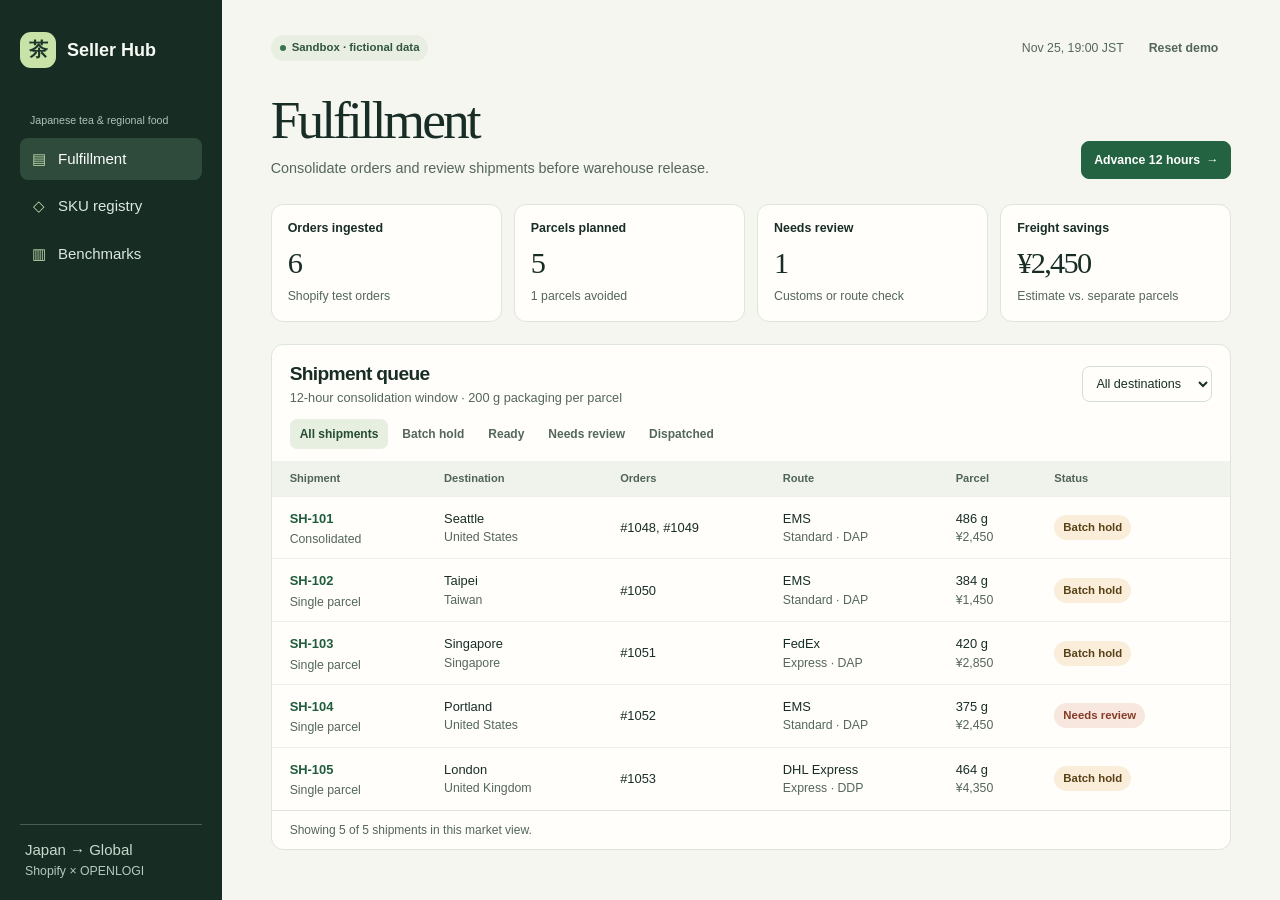
<file: prototype/index.html>
<!doctype html>
<html lang="en">
<head>
<meta charset="utf-8">
<meta name="viewport" content="width=device-width, initial-scale=1">
<title>Seller Hub · Cross-Border Operations</title>
<style>
  :root {
    color-scheme: light; --ink:#182d25; --muted:#54665d; --accent:#246341;
    --background:#f5f6ef; --surface:#fffefb; --line:#dee5da;
    --green:#e7f2e7; --amber:#faeedb; --blue:#e8eff8;
    font: 15px/1.5 -apple-system,BlinkMacSystemFont,"Segoe UI",sans-serif;
  }
  * { box-sizing:border-box; }
  body { margin:0; color:var(--ink); background:var(--background); }
  button,select { font:inherit; }
  button,select { cursor:pointer; }
  button:focus-visible,select:focus-visible { outline:3px solid #378355; outline-offset:3px; }
  button:disabled { cursor:default; opacity:.48; }
  [hidden] { display:none !important; }
  h1,h2,h3,p { margin:0; }
  h1 { font:500 clamp(2.15rem,4.5vw,3.56rem)/1.06 Georgia,serif; letter-spacing:-.055em; }
  h2 { font-size:1.28rem; line-height:1.2; letter-spacing:-.035em; }
  h3 { font-size:.98rem; }
  small,.muted { color:var(--muted); }
  small { font-size:.82rem; }
  .app { display:grid; grid-template-columns:222px minmax(0,1fr); min-height:100vh; }
  .sidebar {
    display:flex; flex-direction:column; min-height:100vh; position:sticky; top:0;
    height:100vh; background:#172d24; color:#f7fbf5; padding:32px 20px 20px;
  }
  .brand { display:flex; align-items:center; gap:11px; font-weight:680; font-size:1.2rem; }
  .mark {
    display:grid; place-items:center; width:36px; height:36px; border-radius:11px;
    background:#c9e2a8; color:#1b352a; font:bold 1.25rem Georgia,serif;
  }
  .side-label { margin:45px 10px 9px; font-size:.71rem; color:#adc3b7; }
  .nav { display:grid; gap:5px; }
  .nav button {
    display:flex; gap:11px; align-items:center; width:100%; border:0; border-radius:8px;
    text-align:left; padding:10px 11px; color:#dbe8df; background:transparent;
  }
  .nav button[aria-current="page"],.nav button:hover { background:#2e4b3b; color:white; }
  .nav button span { width:16px; text-align:center; color:#bfd9ab; }
  .sidebar footer { margin-top:auto; border-top:1px solid #456051; padding:14px 5px 0; color:#c8d9ce; }
  .sidebar footer small { color:#b6c9bd; display:block; }
  main { min-width:0; width:100%; max-width:1550px; margin:0 auto; padding:29px clamp(18px,3.8vw,56px) 42px; }
  .topbar,.heading,.panel-head,.controls,.detail-actions,.card-top,.detail-head {
    display:flex; align-items:center; justify-content:space-between; gap:12px; flex-wrap:wrap;
  }
  .topbar { margin-bottom:25px; }
  .tag,.pill {
    display:inline-flex; align-items:center; gap:6px; border-radius:999px; padding:4px 9px;
    font-size:.76rem; font-weight:680; white-space:nowrap;
  }
  .tag { color:#305440; background:#e8eee2; }
  .tag::before { content:""; width:6px; height:6px; border-radius:50%; background:#39754d; }
  .heading { margin-bottom:25px; align-items:end; }
  .heading p { color:var(--muted); margin-top:9px; font-size:.96rem; }
  .button {
    display:inline-flex; align-items:center; justify-content:center; gap:6px; padding:8px 12px;
    min-height:38px; border:1px solid #d3dfd3; border-radius:8px; background:var(--surface);
    color:var(--ink); font-weight:650; font-size:.82rem;
  }
  .button:hover:not(:disabled) { border-color:#6d9b7b; background:#f2f7ef; }
  .button.primary { background:#246341; border-color:#246341; color:white; }
  .button.primary:hover:not(:disabled) { background:#18492e; }
  .button.quiet { border-color:transparent; background:transparent; color:var(--muted); }
  .kpis { display:grid; grid-template-columns:repeat(4,minmax(0,1fr)); gap:12px; margin-bottom:22px; }
  .card,.panel { background:var(--surface); border:1px solid var(--line); border-radius:12px; }
  .card { padding:14px 16px; }
  .card-top { font-size:.83rem; font-weight:650; }
  .card-top span { color:var(--muted); }
  .value { font:500 2.02rem/1.17 Georgia,serif; letter-spacing:-.055em; margin:8px 0 3px; }
  .panel-head { padding:17px 18px 12px; }
  .panel-head p,.detail-head p { color:var(--muted); margin-top:3px; font-size:.85rem; }
  .segmented { display:flex; gap:4px; flex-wrap:wrap; padding:0 18px 12px; }
  .segmented button {
    border:1px solid transparent; background:transparent; border-radius:7px;
    padding:5px 9px; font-size:.8rem; font-weight:650; color:var(--muted);
  }
  .segmented button[aria-pressed="true"] { background:#e7efe1; color:#254c34; }
  .segmented button:hover { border-color:#a9c1ae; }
  select {
    border:1px solid #d3dfd3; border-radius:8px; padding:7px 9px; min-height:36px;
    background:var(--surface); color:var(--ink); font-size:.84rem;
  }
  .table-wrap { overflow-x:auto; }
  table { width:100%; border-collapse:collapse; text-align:left; font-size:.86rem; }
  th {
    background:#f0f3eb; color:#506357; text-align:left; font-size:.74rem;
    font-weight:680; white-space:nowrap; padding:9px 13px;
  }
  td { padding:10px 13px; border-top:1px solid #edf0e9; }
  th:first-child,td:first-child { padding-left:18px; }
  th:last-child,td:last-child { padding-right:18px; }
  td small { display:block; }
  .queue tbody tr:has(button[aria-expanded="true"]) { background:#f4f9f1; }
  .queue tbody tr:hover { background:#f6f8f2; }
  .row-button { background:transparent; border:0; text-align:left; color:#205d3c; padding:2px 5px; margin-left:-5px; font-weight:740; }
  .row-button:hover { text-decoration:underline; }
  .pill.hold { color:#594116; background:var(--amber); }
  .pill.ready { color:#23583a; background:var(--green); }
  .pill.review { color:#843b27; background:#f8e7de; }
  .pill.dispatched { color:#2b4e74; background:var(--blue); }
  .table-foot { padding:10px 18px; border-top:1px solid var(--line); font-size:.8rem; color:var(--muted); }
  .detail { margin-top:17px; padding:17px 18px; }
  .detail-head { margin-bottom:13px; }
  .details-grid { display:grid; grid-template-columns:repeat(4,minmax(0,1fr)); gap:10px; margin:0 0 13px; }
  .details-grid div { padding:9px 11px; background:#f4f6ef; border-radius:8px; overflow-wrap:anywhere; }
  dt { color:var(--muted); font-size:.78rem; }
  dd { margin:2px 0 0; font-weight:650; font-size:.86rem; }
  .detail-actions { justify-content:flex-start; margin-top:12px; }
  .notice { color:#6d4520; background:#fbefdb; padding:8px 11px; border-radius:7px; font-size:.84rem; }
  .bench { display:grid; grid-template-columns:minmax(0,1.35fr) minmax(240px,1fr); gap:14px; }
  .bench .panel { overflow:hidden; }
  .bench-body { padding:1px 18px 17px; }
  .bench-row { border-top:1px solid var(--line); padding:11px 0; }
  .bench-row header { display:flex; justify-content:space-between; flex-wrap:wrap; gap:5px 12px; }
  .bench-row span { color:var(--muted); font-size:.81rem; }
  .bars { display:grid; gap:4px; margin-top:6px; }
  .bar { height:6px; border-radius:6px; background:#edf2e9; overflow:hidden; }
  .bar i { display:block; height:100%; width:var(--width); background:#347853; border-radius:6px; }
  .bar.peer i { background:#98a99a; }
  .digest { padding:12px 0; border-top:1px solid var(--line); }
  .digest p { margin-top:3px; font-size:.87rem; color:var(--muted); }
  dialog {
    width:min(770px, calc(100% - 24px)); max-height:calc(100% - 30px); overflow:auto;
    border:1px solid var(--line); border-radius:13px; background:var(--surface); color:var(--ink);
    box-shadow:0 12px 60px #14261b45; padding:19px;
  }
  dialog::backdrop { background:#14261b77; }
  dialog .details-grid { margin-top:12px; }
  .print-total { text-align:right; margin-top:10px; }
  .sr-only { position:absolute; width:1px; height:1px; padding:0; margin:-1px; overflow:hidden; clip:rect(0,0,0,0); white-space:nowrap; border:0; }
  @media (max-width:1000px) {
    .app { grid-template-columns:170px minmax(0,1fr); }
    .sidebar { padding-inline:13px; }
    main { padding-inline:20px; }
  }
  @media (max-width:750px) {
    .app { display:block; }
    .sidebar { height:auto; min-height:0; position:static; padding:12px 14px; gap:9px; }
    .side-label,.sidebar footer { display:none; }
    .nav { display:flex; flex-wrap:wrap; }
    .nav button { width:auto; padding:6px 9px; font-size:.83rem; }
    main { padding:16px 12px 26px; }
    .topbar { margin-bottom:14px; }
    .heading { margin-bottom:15px; }
    .kpis,.details-grid { grid-template-columns:repeat(2,minmax(0,1fr)); }
    .bench { grid-template-columns:1fr; }
    th,td { padding-inline:9px; }
    th:first-child,td:first-child { padding-left:11px; }
  }
  @media (prefers-reduced-motion:no-preference) {
    button { transition:background 120ms ease,border-color 120ms ease; }
  }
</style>
</head>
<body>
<div class="app">
  <aside class="sidebar">
    <div class="brand"><span class="mark" aria-hidden="true">茶</span> Seller Hub</div>
    <p class="side-label">Japanese tea & regional food</p>
    <nav class="nav" aria-label="Main navigation">
      <button type="button" data-view="fulfillment" aria-current="page"><span aria-hidden="true">▤</span> Fulfillment</button>
      <button type="button" data-view="registry"><span aria-hidden="true">◇</span> SKU registry</button>
      <button type="button" data-view="benchmarks"><span aria-hidden="true">▥</span> Benchmarks</button>
    </nav>
    <footer>Japan → Global <small>Shopify × OPENLOGI</small></footer>
  </aside>
  <main>
    <div class="topbar">
      <span class="tag">Sandbox · fictional data</span>
      <div class="controls">
        <small id="clock"></small>
        <button class="button quiet" type="button" id="reset">Reset demo</button>
      </div>
    </div>
    <header class="heading">
      <div>
        <h1 id="title" tabindex="-1">Fulfillment</h1>
        <p id="subtitle">Consolidate orders and review shipments before warehouse release.</p>
      </div>
      <button class="button primary" type="button" id="advance">Advance 12 hours <span aria-hidden="true">→</span></button>
    </header>
    <section id="fulfillment" aria-labelledby="title">
      <div class="kpis" id="kpis"></div>
      <section class="panel" aria-labelledby="queue-title">
        <div class="panel-head">
          <div><h2 id="queue-title">Shipment queue</h2><p>12-hour consolidation window · 200 g packaging per parcel</p></div>
          <label><span class="sr-only">Filter shipments by destination</span><select id="queue-market"></select></label>
        </div>
        <div class="segmented" id="queue-filters" aria-label="Filter shipments by status"></div>
        <div class="table-wrap">
          <table class="queue">
            <thead><tr><th scope="col">Shipment</th><th scope="col">Destination</th><th scope="col">Orders</th><th scope="col">Route</th><th scope="col">Parcel</th><th scope="col">Status</th></tr></thead>
            <tbody id="queue"></tbody>
          </table>
        </div>
        <div class="table-foot" id="queue-summary"></div>
      </section>
      <section class="panel detail" id="details" aria-label="Selected shipment" hidden></section>
    </section>
    <section class="panel" id="registry" aria-labelledby="title" hidden>
      <div class="panel-head"><div><h2>Japanese product master</h2><p>Demo classification references and customs review status.</p></div></div>
      <div class="table-wrap">
        <table>
          <thead><tr><th scope="col">Product / SKU</th><th scope="col">English customs description</th><th scope="col">Origin</th><th scope="col">HS6 candidate</th><th scope="col">Gross unit weight</th><th scope="col">Demo clearance</th></tr></thead>
          <tbody id="registry-rows"></tbody>
        </table>
      </div>
      <div class="table-foot">Confirm destination tariff suffixes, ingredients and labeling before production shipment.</div>
    </section>
    <section id="benchmarks" aria-labelledby="title" hidden>
      <div class="bench">
        <section class="panel" aria-labelledby="category-title">
          <div class="panel-head">
            <div><h2 id="category-title">Japanese tea comparison</h2><p id="cohort"></p></div>
            <label><span class="sr-only">Benchmark market</span><select id="bench-market"></select></label>
          </div>
          <div class="bench-body" id="bench-metrics"></div>
        </section>
        <section class="panel" aria-labelledby="digest-title">
          <div class="panel-head"><div><h2 id="digest-title">Seller digest</h2><p>Illustrative Japanese weekly insights</p></div></div>
          <div class="bench-body" id="digest" lang="ja"></div>
        </section>
      </div>
    </section>
    <p class="sr-only" role="status" id="announcement"></p>
  </main>
</div>
<dialog id="invoice" aria-labelledby="invoice-title">
  <div class="detail-head"><h2 id="invoice-title">Commercial invoice preview</h2><form method="dialog"><button class="button" type="submit">Close</button></form></div>
  <div id="invoice-body"></div>
</dialog>
<script>
(() => {
  'use strict';

  const HOUR = 60 * 60 * 1000;
  const HOLD_HOURS = 12;
  const PACKAGE_GRAMS = 200;
  const START = Date.parse('2026-11-25T09:00:00+09:00');
  const INITIAL_TIME = START + 10 * HOUR;
  const STORAGE_KEY = 'cross-border-seller-hub-demo-v1';

  const markets = {
    US: { name: 'United States', standard: [2450, 3150, 4250], express: [3950, 4800, 6300], carrier: 'DHL Express' },
    TW: { name: 'Taiwan', standard: [1450, 1950, 2650], express: [2550, 3200, 4250], carrier: 'DHL Express' },
    SG: { name: 'Singapore', standard: [1650, 2100, 2900], express: [2850, 3500, 4650], carrier: 'FedEx' },
    GB: { name: 'United Kingdom', standard: [2750, 3600, 4950], express: [4350, 5250, 6900], carrier: 'DHL Express' }
  };
  const products = {
    'JP-UJI-MATCHA-40G': { name: 'Uji Matcha', description: 'Matcha green tea powder, 40 g', origin: 'JP', hs6: '0902.10', grams: 88 },
    'JP-SENCHA-80G': { name: 'Sencha', description: 'Unfermented sencha green tea leaves, 80 g', origin: 'JP', hs6: '0902.10', grams: 110 },
    'JP-HOJICHA-60G': { name: 'Hōjicha', description: 'Roasted green tea leaves, 60 g', origin: 'JP', hs6: '0902.10', grams: 92 },
    'JP-YUZU-KOSHO-50G': { name: 'Yuzu Kosho', description: 'Yuzu chili condiment, 50 g', origin: 'JP', hs6: null, grams: 175 }
  };
  const destinations = {
    seattle: { country: 'US', city: 'Seattle', region: 'WA', street: '100 Example Avenue', unit: 'Unit 4', postal: '98101', phone: '+1 206 555 0101' },
    portland: { country: 'US', city: 'Portland', region: 'OR', street: '200 Example Street', unit: '', postal: '97201', phone: '+1 503 555 0102' },
    taipei: { country: 'TW', city: 'Taipei', region: '', street: '30 Sample Road', unit: '', postal: '100', phone: '+886 TEST 0103' },
    singapore: { country: 'SG', city: 'Singapore', region: '', street: '40 Sample Way', unit: '', postal: '018956', phone: '+65 TEST 0104' },
    london: { country: 'GB', city: 'London', region: '', street: '50 Example Lane', unit: '', postal: 'SW1A 1AA', phone: '+44 TEST 0105' }
  };

  const [matcha, sencha, hojicha, yuzu] = Object.keys(products);
  const seedOrders = [
    { id: 1048, at: 0, buyer: 'Buyer 01', address: destinations.seattle, currency: 'USD', duty: 'DAP', service: 'standard', lines: [[matcha, 2, 3200]] },
    { id: 1049, at: 3, buyer: 'Buyer 01', address: destinations.seattle, currency: 'USD', duty: 'DAP', service: 'standard', lines: [[sencha, 1, 2400]] },
    { id: 1050, at: 5, buyer: 'Buyer 02', address: destinations.taipei, currency: 'TWD', duty: 'DAP', service: 'standard', lines: [[hojicha, 2, 65000]] },
    { id: 1051, at: 7, buyer: 'Buyer 03', address: destinations.singapore, currency: 'SGD', duty: 'DAP', service: 'express', lines: [[sencha, 2, 2900]] },
    { id: 1052, at: 8, buyer: 'Buyer 04', address: destinations.portland, currency: 'USD', duty: 'DAP', service: 'standard', lines: [[yuzu, 1, 1800]] },
    { id: 1053, at: 9, buyer: 'Buyer 05', address: destinations.london, currency: 'GBP', duty: 'DDP', service: 'express', lines: [[matcha, 3, 2900]] },
    { id: 1054, at: 13, buyer: 'Buyer 01', address: destinations.seattle, currency: 'USD', duty: 'DAP', service: 'standard', lines: [[hojicha, 1, 2300]] }
  ].map(order => ({
    ...order,
    seller: 'Kyoto Tea Studio',
    location: 'Demo Kansai warehouse',
    created: START + order.at * HOUR
  }));

  const cohorts = {
    US: { sellers: 12, orders: 420, metrics: [[62, 54], [3.1, 2.8], [29, 24], [17.8, 21.1]] },
    TW: { sellers: 8, orders: 220, metrics: [[43, 39], [3.4, 2.7], [33, 27], [12.2, 15.3]] },
    SG: { sellers: 4, orders: 87 },
    GB: { sellers: 6, orders: 138, metrics: [[70, 66], [2.1, 2.6], [21, 23], [24.4, 20.2]] }
  };
  const metricNames = ['Average order value', 'Conversion rate', '60-day repeat rate', 'Freight-to-GMV'];
  const digests = {
    US: [
      ['セット販売', '抹茶を含む架空の注文86件中24件で煎茶も購入。抹茶と煎茶の飲み比べセットをテストする。'],
      ['顧客レビュー', '試飲用の個包装とギフト向けの箱に言及。英語の淹れ方カードを同梱して反応を測る。'],
      ['配送費率', '商品売上に対する配送費率は17.8%。カテゴリ平均21.1%との差を、同梱件数と合わせて確認する。']
    ],
    TW: [
      ['再購入', '60日以内の再購入率は33%。初回購入者向けに、飲み切る時期を想定した案内をテストする。'],
      ['配送費率', '商品売上に対する配送費率は12.2%。繁忙期の費用上昇に備えて推移を確認する。']
    ],
    GB: [
      ['配送費率', '配送費率は24.4%で、カテゴリ平均20.2%を4.2ポイント上回る。重量帯ごとの注文と梱包を見直す。'],
      ['購入率', '購入率は2.1%。配送条件と到着目安の表示を見直して効果を測る。']
    ]
  };

  const statuses = {
    all: 'All shipments', hold: 'Batch hold', ready: 'Ready', review: 'Needs review', dispatched: 'Dispatched'
  };
  const views = {
    fulfillment: ['Fulfillment', 'Consolidate orders and review shipments before warehouse release.'],
    registry: ['SKU registry', 'Review values used in the invoice preview and see which products need customs review.'],
    benchmarks: ['Benchmarks', 'Compare store performance with a sample category cohort.']
  };
  const $ = id => document.getElementById(id);
  const money = (amount, currency) => new Intl.NumberFormat('en-US', { style: 'currency', currency }).format(amount);
  const formatJpy = amount => money(amount, 'JPY');
  const formatTime = timestamp => new Intl.DateTimeFormat('en-US', {
    month: 'short', day: 'numeric', hour: '2-digit', minute: '2-digit', hourCycle: 'h23', timeZone: 'Asia/Tokyo'
  }).format(timestamp) + ' JST';

  function orderKey(order) {
    const { country, postal, region, city, street, unit, phone } = order.address;
    const fields = [
      order.seller, order.location, order.buyer, country, postal, region,
      city, street, unit, phone, order.service, order.duty, order.currency
    ];
    return JSON.stringify(fields.map(field => field.trim().toLowerCase().replace(/\s+/g, ' ')));
  }

  function consolidate(orders) {
    const openGroups = new Map();
    const groups = [];

    for (const order of [...orders].sort((a, b) => a.created - b.created || a.id - b.id)) {
      const key = orderKey(order);
      let group = openGroups.get(key);
      if (!group || order.created >= group.releaseAt) {
        group = { id: 'SH-' + (101 + groups.length), releaseAt: order.created + HOLD_HOURS * HOUR, orders: [] };
        groups.push(group);
        openGroups.set(key, group);
      }
      group.orders.push(order);
    }
    return groups;
  }

  function contentsWeight(orders) {
    return orders.flatMap(order => order.lines)
      .reduce((total, [sku, qty]) => total + products[sku].grams * qty, 0);
  }

  function freight(country, service, grams) {
    const bracket = [500, 1000, 2000].findIndex(limit => grams <= limit);
    return bracket === -1 ? null : markets[country][service][bracket];
  }

  const groups = consolidate(seedOrders);

  function readProgress() {
    try {
      const saved = JSON.parse(localStorage.getItem(STORAGE_KEY));
      if (Number.isFinite(saved?.now) && saved.now >= INITIAL_TIME && saved.now <= START + 100000 * HOUR && Array.isArray(saved.dispatched)) {
        return { now: saved.now, dispatched: saved.dispatched.filter(id => groups.some(group => group.id === id && group.releaseAt <= saved.now)) };
      }
    } catch {
      // Browser storage may be unavailable for a local HTML file.
    }
    return { now: INITIAL_TIME, dispatched: [] };
  }

  let progress = readProgress();
  let view = 'fulfillment';
  let filter = 'all';
  let selected = null;

  function saveProgress() {
    try {
      localStorage.setItem(STORAGE_KEY, JSON.stringify(progress));
    } catch {
      // Leave the demo functional without persistence.
    }
  }

  function prepareShipment(group) {
    const orders = group.orders.filter(order => order.created <= progress.now);
    const { address, service } = orders[0];
    const grams = contentsWeight(orders) + PACKAGE_GRAMS;
    const combined = freight(address.country, service, grams);
    const separate = orders.map(order => freight(address.country, service, contentsWeight([order]) + PACKAGE_GRAMS));
    const savings = combined === null || separate.includes(null) ? null : separate.reduce((a, b) => a + b, 0) - combined;
    const customsHold = orders.some(order => order.lines.some(([sku]) => !products[sku].hs6));
    const tracking = progress.dispatched.includes(group.id) && !customsHold && combined !== null
      ? 'DEMO-JP-' + group.id.slice(3).padStart(6, '0') : null;
    const status = tracking ? 'dispatched' : customsHold || combined === null ? 'review' : progress.now < group.releaseAt ? 'hold' : 'ready';
    const carrier = service === 'standard' ? 'EMS' : markets[address.country].carrier;
    const priorNotice = address.country === 'US' ? (customsHold ? 'Pending review' : 'MOCK-PN-' + group.id.slice(3)) : null;
    return { ...group, orders, grams, combined, savings, customsHold, status, carrier, tracking, priorNotice };
  }

  function pill(status) {
    return `<span class="pill ${status}">${statuses[status]}</span>`;
  }

  function renderQueue() {
    const shipments = groups.filter(group => group.orders[0].created <= progress.now).map(prepareShipment);
    const market = $('queue-market').value;
    const marketShipments = shipments.filter(shipment => !market || shipment.orders[0].address.country === market);
    const visible = marketShipments.filter(shipment => filter === 'all' || shipment.status === filter);
    const orderCount = marketShipments.reduce((sum, shipment) => sum + shipment.orders.length, 0);
    const savedFreight = marketShipments
      .filter(shipment => shipment.status !== 'review')
      .reduce((sum, shipment) => sum + (shipment.savings ?? 0), 0);

    $('clock').textContent = formatTime(progress.now);
    $('kpis').innerHTML = [
      ['Orders ingested', orderCount, 'Shopify test orders'],
      ['Parcels planned', marketShipments.length, `${orderCount - marketShipments.length} parcels avoided`],
      ['Needs review', marketShipments.filter(shipment => shipment.status === 'review').length, 'Customs or route check'],
      ['Freight savings', formatJpy(savedFreight), 'Estimate vs. separate parcels']
    ].map(([label, value, detail]) => `
      <div class="card"><div class="card-top">${label}</div><p class="value">${value}</p><small>${detail}</small></div>
    `).join('');

    if (!visible.some(shipment => shipment.id === selected)) selected = null;
    $('queue').innerHTML = visible.length ? visible.map(shipment => {
      const { address, service, duty } = shipment.orders[0];
      return `<tr>
        <td><button class="row-button" type="button" data-shipment="${shipment.id}" aria-controls="details" aria-expanded="${shipment.id === selected}">${shipment.id}</button>
          <small>${shipment.tracking || (shipment.orders.length > 1 ? 'Consolidated' : 'Single parcel')}</small></td>
        <td>${address.city}<small>${markets[address.country].name}</small></td>
        <td>${shipment.orders.map(order => '#' + order.id).join(', ')}</td>
        <td>${shipment.carrier}<small>${service === 'express' ? 'Express' : 'Standard'} · ${duty}</small></td>
        <td>${shipment.grams} g<small>${shipment.combined === null ? 'Quote needed' : formatJpy(shipment.combined)}</small></td>
        <td>${pill(shipment.status)}</td>
      </tr>`;
    }).join('') : '<tr><td colspan="6">No matching shipments.</td></tr>';

    for (const button of $('queue-filters').querySelectorAll('button')) {
      button.setAttribute('aria-pressed', String(button.dataset.filter === filter));
    }
    $('queue-summary').textContent = `Showing ${visible.length} of ${marketShipments.length} shipments in this market view.`;
    const active = visible.find(shipment => shipment.id === selected);
    $('details').hidden = !active;
    if (active) renderDetails(active);
  }

  function renderDetails(shipment) {
    const first = shipment.orders[0];
    const { address, buyer } = first;
    const items = shipment.orders.flatMap(order => order.lines.map(([sku, qty]) => `${qty} × ${products[sku].name}`));
    const parts = [
      ['Recipient', `${buyer} · ${address.city}`],
      ['Parcel contents', items.join(', ')],
      ['Hold ends', formatTime(shipment.releaseAt)],
      ['Modeled freight savings', shipment.savings === null ? 'Quote needed' : formatJpy(shipment.savings)]
    ];
    if (shipment.priorNotice) parts.push(['FDA Prior Notice (demo)', shipment.priorNotice]);
    const statusMessage = shipment.tracking ? `Tracking ${shipment.tracking} was applied to ${shipment.orders.map(order => '#' + order.id).join(', ')}.`
      : shipment.customsHold ? 'Assign a destination tariff classification and verify product eligibility before dispatch.'
      : shipment.combined === null ? 'Request a carrier quote before release.'
      : shipment.status === 'hold' ? 'Advance the demo clock to finish the hold before dispatch.' : '';

    $('details').innerHTML = `
      <div class="detail-head">
        <div><h2 id="detail-title" tabindex="-1">${shipment.id} · Shipment details</h2><p>${first.seller} · ${first.location}</p></div>
        ${pill(shipment.status)}
      </div>
      <dl class="details-grid">${parts.map(([label, value]) => `<div><dt>${label}</dt><dd>${value}</dd></div>`).join('')}</dl>
      ${statusMessage ? `<p class="${shipment.status === 'review' ? 'notice' : 'muted'}">${statusMessage}</p>` : ''}
      <div class="detail-actions">
        <button class="button" type="button" id="preview">Invoice preview</button>
        <button class="button primary" type="button" id="dispatch" ${shipment.status === 'ready' ? '' : 'disabled'}>Simulate dispatch</button>
      </div>`;
    $('preview').addEventListener('click', () => openInvoice(shipment));
    $('dispatch').addEventListener('click', () => {
      if (prepareShipment(shipment).status !== 'ready') return;
      progress.dispatched.push(shipment.id);
      saveProgress();
      if (filter !== 'all' && filter !== 'dispatched') filter = 'all';
      renderQueue();
      $('detail-title').focus();
      $('announcement').textContent = `${shipment.id} dispatched with simulated tracking.`;
    });
  }

  function openInvoice(shipment) {
    const { buyer, seller, address, currency, duty } = shipment.orders[0];
    const lines = shipment.orders.flatMap(order => order.lines.map(([sku, quantity, unitPrice]) => ({
      ...products[sku], orderId: order.id, quantity, unitPrice
    })));
    const total = lines.reduce((sum, line) => sum + line.quantity * line.unitPrice, 0);
    $('invoice-body').innerHTML = `
      <p class="notice">Sample invoice · ${shipment.id} · Sandbox only</p>
      <dl class="details-grid">
        <div><dt>Exporter</dt><dd>${seller}, Japan</dd></div>
        <div><dt>Consignee</dt><dd>${buyer}<br>${[address.street, address.unit, address.city, address.region, address.postal, address.country].filter(Boolean).join(', ')}<br>${address.phone}</dd></div>
        <div><dt>Delivery terms / currency</dt><dd>${duty} · ${currency}</dd></div>
        <div><dt>Gross parcel weight</dt><dd>${shipment.grams} g</dd></div>
      </dl>
      <div class="table-wrap">
        <table><thead><tr><th scope="col">Order / goods description</th><th scope="col">Origin</th><th scope="col">HS6 candidate</th><th scope="col">Qty</th><th scope="col">Unit value</th><th scope="col">Line value</th></tr></thead>
        <tbody>${lines.map(line => `<tr><td>${line.description}<small>#${line.orderId} · ${line.grams} g per unit</small></td>
          <td>${line.origin}</td><td>${line.hs6 ?? 'Pending'}</td><td>${line.quantity}</td>
          <td>${money(line.unitPrice / 100, currency)}</td><td>${money(line.quantity * line.unitPrice / 100, currency)}</td></tr>`).join('')}</tbody></table>
      </div>
      <p class="print-total"><strong>Declared goods value ${money(total / 100, currency)} ${currency}</strong></p>`;
    $('invoice').showModal();
  }

  function renderRegistry() {
    $('registry-rows').innerHTML = Object.entries(products).map(([sku, item]) => `
      <tr><td><strong>${item.name}</strong><small>${sku}</small></td><td>${item.description}</td><td>Japan · ${item.origin}</td>
      <td>${item.hs6 ?? 'Pending'}</td><td>${item.grams} g</td>
      <td>${item.hs6 ? '<span class="pill ready">Demo cleared</span>' : pill('review')}</td></tr>`).join('');
  }

  function renderBenchmarks() {
    const market = $('bench-market').value;
    const cohort = cohorts[market];
    const visible = cohort.sellers >= 5 && cohort.orders >= 100;
    $('cohort').textContent = visible
      ? `${markets[market].name} · ${cohort.sellers} sellers · ${cohort.orders} orders · net sales in USD`
      : `${markets[market].name} · Cohort withheld`;
    if (!visible) {
      $('bench-metrics').innerHTML = '<p class="notice">The sample needs at least 5 sellers and 100 orders to show a category comparison.</p>';
      $('digest').innerHTML = '<p class="notice">比較に必要なデータ量に達するまで、インサイトは表示されません。</p>';
      return;
    }

    $('bench-metrics').innerHTML = cohort.metrics.map(([seller, peer], index) => {
      const format = index === 0 ? value => money(value, 'USD') : value => value.toFixed(1) + '%';
      const scale = Math.max(seller, peer) * 1.13;
      return `<div class="bench-row">
        <header><h3>${metricNames[index]}</h3><span>Seller <strong>${format(seller)}</strong> · Category ${format(peer)}</span></header>
        <div class="bars" aria-hidden="true">
          <div class="bar"><i style="--width:${100 * seller / scale}%"></i></div>
          <div class="bar peer"><i style="--width:${100 * peer / scale}%"></i></div>
        </div>
      </div>`;
    }).join('');
    $('digest').innerHTML = digests[market].map(([title, detail]) =>
      `<article class="digest"><h3>${title}</h3><p>${detail}</p></article>`
    ).join('');
  }

  function switchView(nextView) {
    view = nextView;
    for (const name of Object.keys(views)) $(name).hidden = name !== view;
    for (const button of document.querySelectorAll('[data-view]')) {
      if (button.dataset.view === view) button.setAttribute('aria-current', 'page');
      else button.removeAttribute('aria-current');
    }
    [$('title').textContent, $('subtitle').textContent] = views[view];
    $('advance').hidden = view !== 'fulfillment';
  }

  const marketOptions = Object.entries(markets).map(([id, market]) =>
    `<option value="${id}">${market.name}</option>`
  ).join('');
  $('queue-market').innerHTML = '<option value="">All destinations</option>' + marketOptions;
  $('bench-market').innerHTML = marketOptions;
  $('queue-filters').innerHTML = Object.entries(statuses).map(([value, label]) =>
    `<button type="button" data-filter="${value}" aria-pressed="${value === 'all'}">${label}</button>`
  ).join('');

  document.querySelector('.nav').addEventListener('click', event => {
    const button = event.target.closest('[data-view]');
    if (!button) return;
    switchView(button.dataset.view);
    $('title').focus();
  });
  $('queue-market').addEventListener('change', renderQueue);
  $('bench-market').addEventListener('change', renderBenchmarks);
  $('queue-filters').addEventListener('click', event => {
    const button = event.target.closest('[data-filter]');
    if (!button) return;
    filter = button.dataset.filter;
    renderQueue();
  });
  $('queue').addEventListener('click', event => {
    const button = event.target.closest('[data-shipment]');
    if (!button) return;
    const id = button.dataset.shipment;
    selected = selected === id ? null : id;
    renderQueue();
    if (selected) $('detail-title').focus();
    else $('queue').querySelector(`[data-shipment="${id}"]`).focus();
  });
  $('advance').addEventListener('click', () => {
    progress.now += HOLD_HOURS * HOUR;
    saveProgress();
    renderQueue();
    $('announcement').textContent = `Demo clock advanced to ${formatTime(progress.now)}.`;
  });
  $('reset').addEventListener('click', () => {
    progress = { now: INITIAL_TIME, dispatched: [] };
    selected = null;
    filter = 'all';
    $('queue-market').value = '';
    $('bench-market').value = 'US';
    saveProgress();
    renderQueue();
    renderBenchmarks();
    switchView('fulfillment');
    $('announcement').textContent = 'Demo reset.';
  });

  renderQueue();
  renderRegistry();
  renderBenchmarks();
})();
</script>
</body>
</html>
</file>
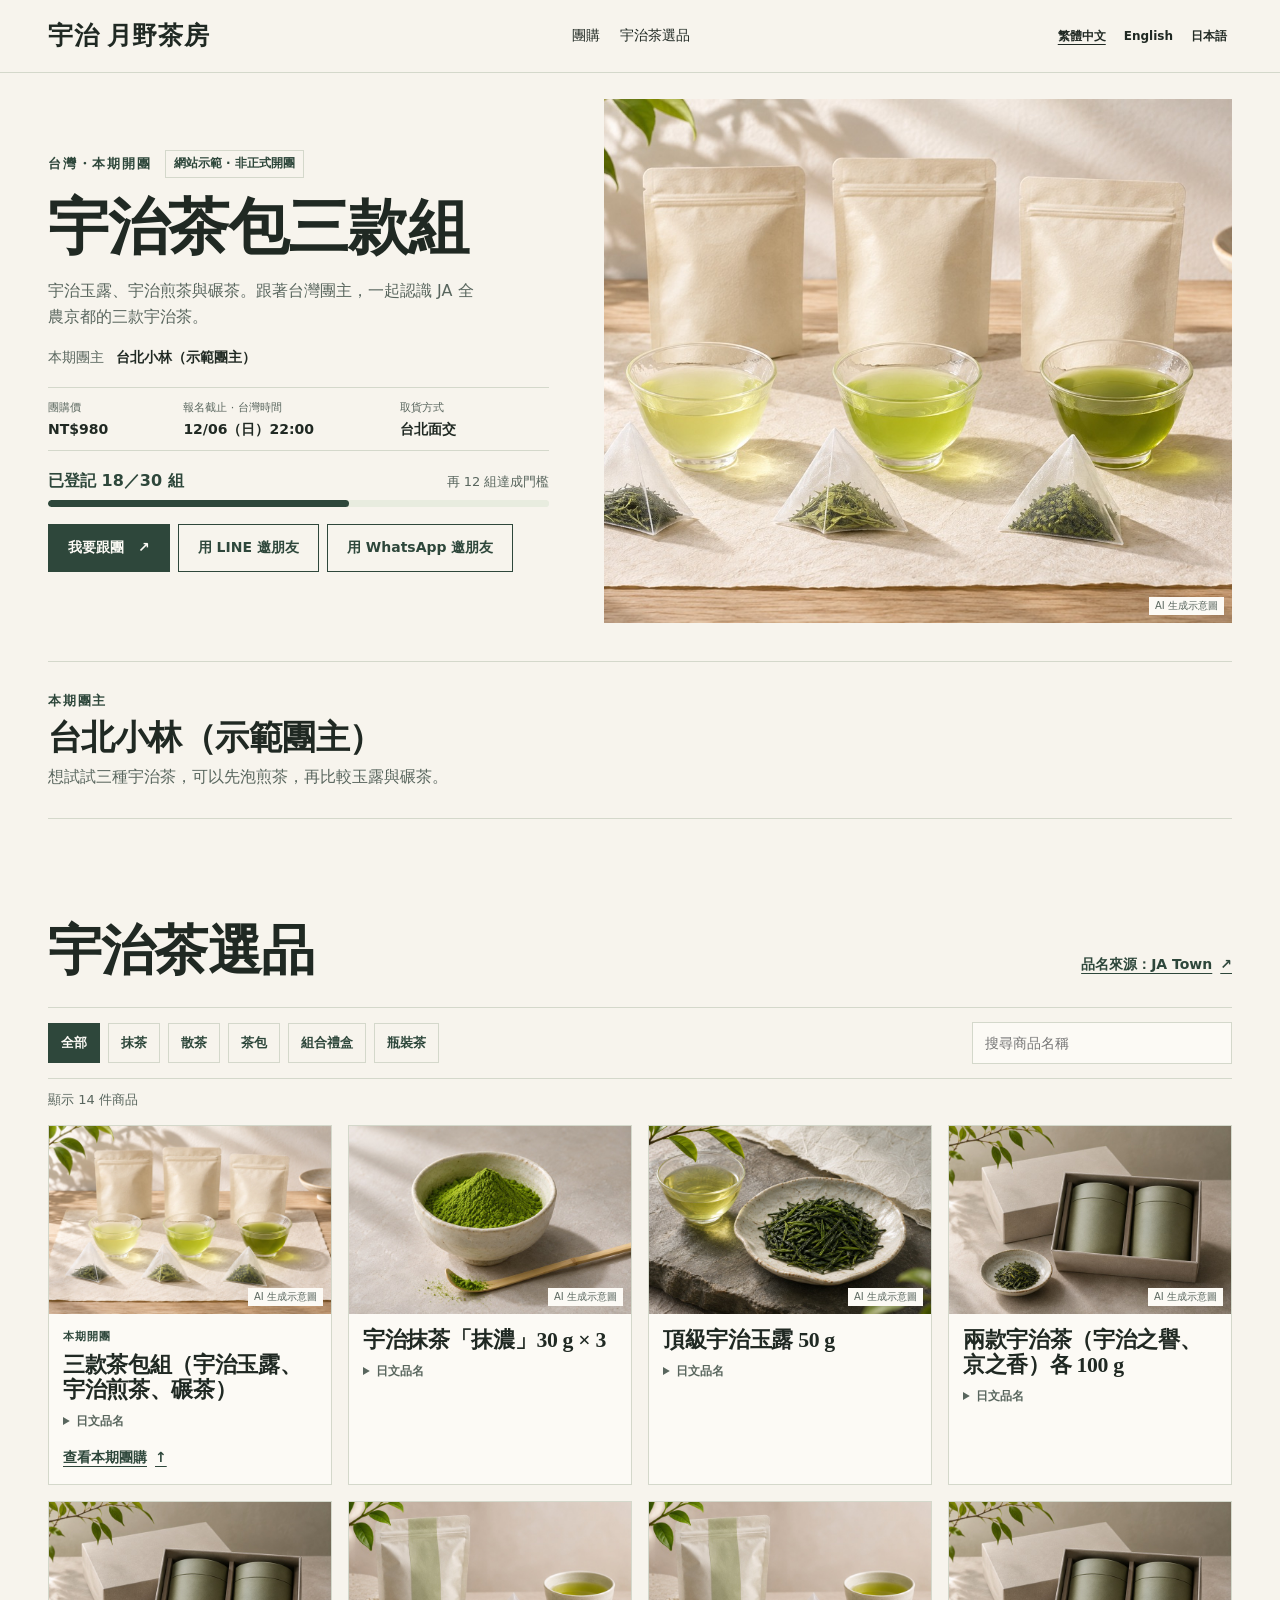
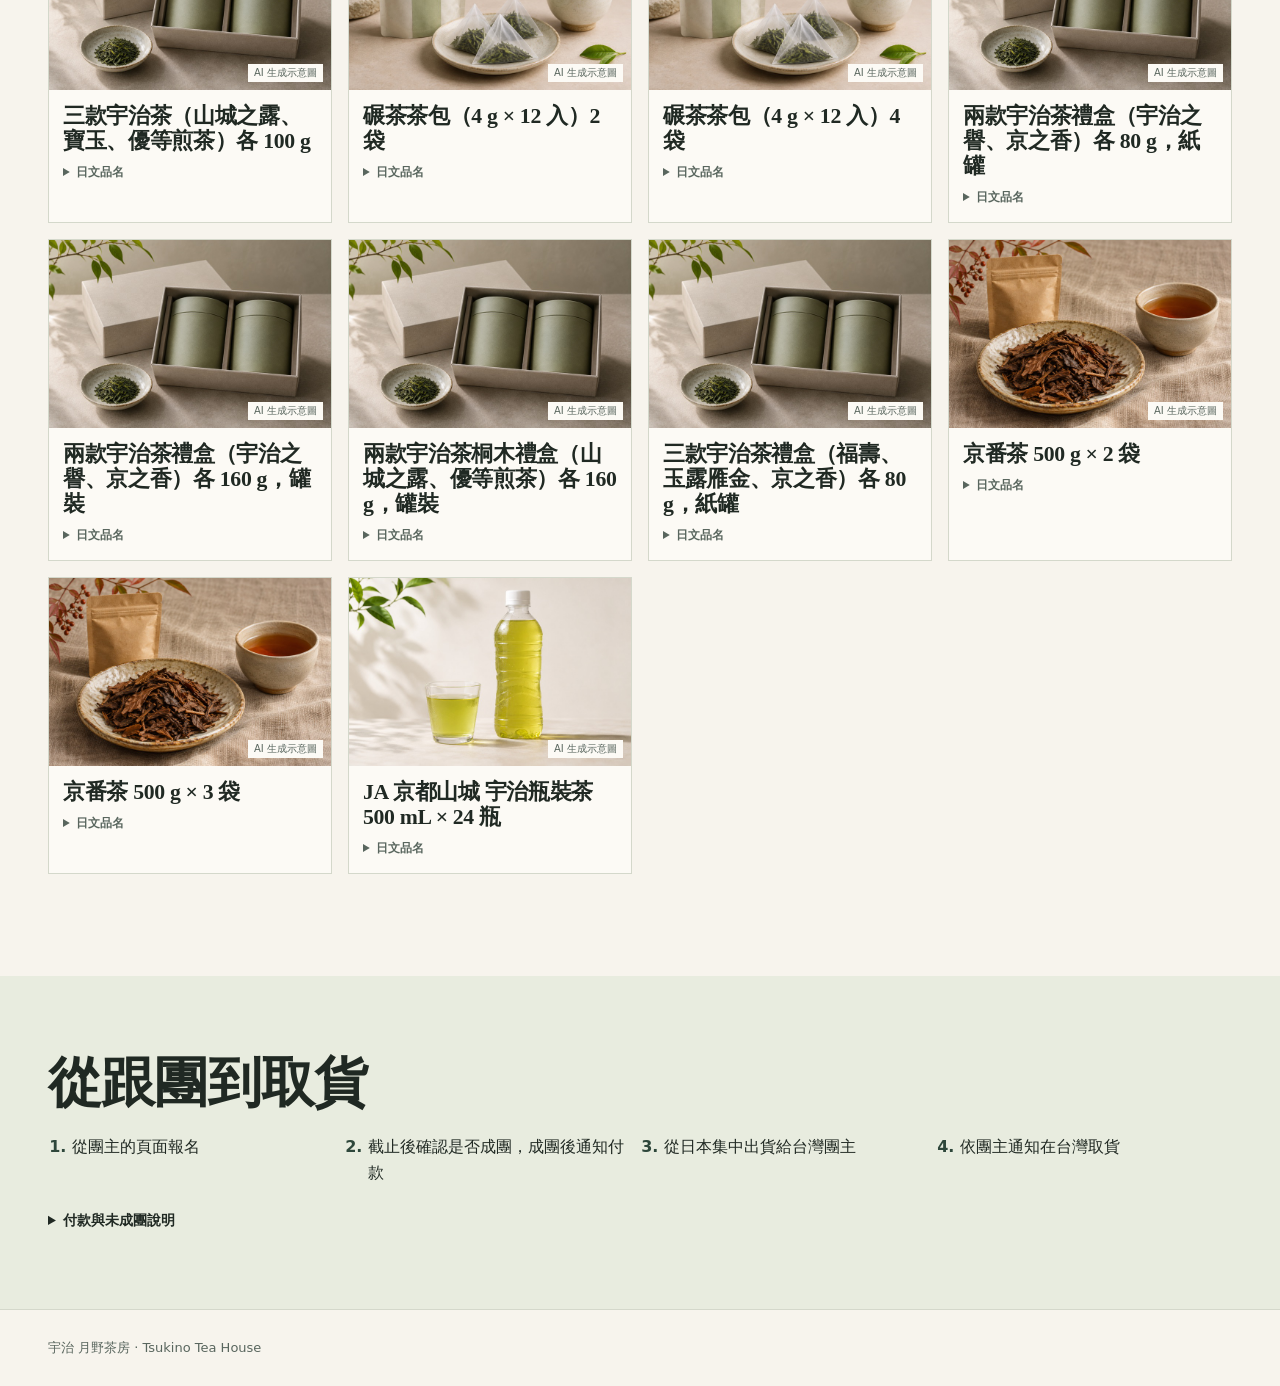
<file: shopify/tsukino-editorial/preview.html>
<!doctype html>
<html lang="zh-TW">
<head>
<meta charset="utf-8">
<meta name="viewport" content="width=device-width, initial-scale=1">
<title>宇治 月野茶房 · Tsukino Tea House</title>
<link rel="stylesheet" href="assets/tsukino-editorial.css">
<style>
body { margin:0; background:#f7f4ed; color:#202923; }
[hidden] { display:none !important; }
.tsg-previewbar { border-bottom:1px solid #d4d8cb; }
.tsg-previewbar .tsg-shell { min-height:72px; display:flex; align-items:center; justify-content:space-between; gap:12px 24px; padding:10px 0; }
.tsg-brand { font:650 25px/1.14 "Hiragino Mincho ProN","Noto Serif TC",Georgia,serif; margin:0; letter-spacing:.03em; }
.tsg-previewbar nav,.tsg-preview-languages { display:flex; align-items:center; gap:20px; flex-wrap:wrap; }
.tsg-previewbar nav a { color:inherit; text-decoration:none; font-size:14px; }
.tsg-previewbar nav a:hover { text-decoration:underline; }
.tsg-preview-languages { gap:8px; }
.tsg-preview-languages button { font:600 12px/1.4 system-ui,sans-serif; min-height:35px; padding:5px; color:inherit; background:transparent; border:0; cursor:pointer; }
.tsg-preview-languages [aria-pressed=true] { text-decoration:underline; text-underline-offset:4px; }
.tsg-preview-footer { border-top:1px solid #d4d8cb; padding:27px 0; color:#59665e; font-size:13px; }
@media(max-width:749px) { .tsg-previewbar .tsg-shell { min-height:59px; flex-wrap:wrap; gap:5px 10px; } .tsg-brand { font-size:19px; } .tsg-previewbar nav { display:none; } .tsg-preview-languages { gap:4px; } }
</style></head><body>
<main class="tsukino-editorial" lang="zh-TW" data-locale="zh-TW"><header class="tsg-previewbar"><div class="tsg-shell"><p class="tsg-brand">宇治 月野茶房</p><nav><a href="#tsukino-buy-zh-TW">團購</a><a href="#tsukino-buy-zh-TW-teas">宇治茶選品</a></nav><div class="tsg-preview-languages" aria-label="Language"><button type="button" data-select="zh-TW" lang="zh-TW" aria-pressed="true">繁體中文</button><button type="button" data-select="en" lang="en" aria-pressed="false">English</button><button type="button" data-select="ja" lang="ja" aria-pressed="false">日本語</button></div></div></header>
<div class="tsukino-editorial">
  <section class="tsg-hero tsg-shell" id="tsukino-buy-zh-TW" aria-labelledby="tsukino-buy-zh-TW-title">
    <div class="tsg-copy">
      <div class="tsg-campaign-flags">
        <p class="tsg-kicker">台灣・本期開團</p>
        <p class="tsg-state" data-campaign-status>網站示範 · 非正式開團</p>
      </div>
      <h1 id="tsukino-buy-zh-TW-title">宇治茶包三款組</h1>
      <p class="tsg-lead">宇治玉露、宇治煎茶與碾茶。跟著台灣團主，一起認識 JA 全農京都的三款宇治茶。</p><p class="tsg-campaign-host"><span>本期團主</span> 台北小林（示範團主）</p>
        <dl class="tsg-campaign-facts">
          <div><dt>團購價</dt><dd>NT$980</dd></div>
          <div><dt>報名截止 · 台灣時間</dt><dd>12/06（日）22:00</dd></div>
          <div><dt>取貨方式</dt><dd>台北面交</dd></div>
        </dl>
        <div class="tsg-progress">
          <div class="tsg-progress-copy">
            <strong id="tsukino-buy-zh-TW-progress">已登記 18／30 組</strong><span data-campaign-open-only>再 12 組達成門檻</span></div>
          <progress aria-label="已登記的組數" aria-describedby="tsukino-buy-zh-TW-progress" value="18" max="30">已登記 18／30 組</progress>
        </div><div class="tsg-campaign-actions">
            <details>
              <summary class="tsg-button">我要跟團 <span aria-hidden="true">↗</span></summary>
              <p class="tsg-demo-message">正式開團時會前往團主的報名頁。示範不收集報名資料，也不會收款。</p>
            </details>
            <details>
              <summary class="tsg-button tsg-button-outline">用 LINE 邀朋友</summary>
              <p class="tsg-demo-message">正式開團時可透過 LINE 分享本團連結。這裡是邀請訊息示範。 <strong>一起團購宇治茶！ 宇治茶包三款組</strong></p>
            </details>
            <details>
              <summary class="tsg-button tsg-button-outline">用 WhatsApp 邀朋友</summary>
              <p class="tsg-demo-message">正式開團時可透過 WhatsApp 分享本團連結。這裡是邀請訊息示範。 <strong>一起團購宇治茶！ 宇治茶包三款組</strong></p>
            </details>
          </div></div>
    <figure class="tsg-hero-media">
      <img src="assets/tsukino-ja-hero.jpg" width="1200" height="800" fetchpriority="high" alt="三杯宇治茶與茶包">
      <figcaption>AI 生成示意圖</figcaption>
    </figure>
  </section><section class="tsg-host tsg-shell" aria-labelledby="tsukino-buy-zh-TW-host"><div>
        <p class="tsg-kicker">本期團主</p>
        <h2 id="tsukino-buy-zh-TW-host">台北小林（示範團主）</h2>
        <blockquote>想試試三種宇治茶，可以先泡煎茶，再比較玉露與碾茶。</blockquote>
      </div>
    </section><section class="tsg-compare tsg-shell" id="tsukino-buy-zh-TW-teas" aria-labelledby="tsukino-buy-zh-TW-catalog" data-tsg-filter data-result-label="顯示 {count} 件商品">
  <div class="tsg-catalog-heading">
    <h2 id="tsukino-buy-zh-TW-catalog">宇治茶選品</h2>
    <a class="tsg-link" href="https://www.ja-town.com/shop/c/c4305_sgn/" target="_blank" rel="noopener noreferrer">品名來源：JA Town <span aria-hidden="true">↗</span></a>
  </div>
  <div class="tsg-catalog-controls" data-tea-filters hidden>
    <div class="tsg-filter-list" role="group" aria-labelledby="tsukino-buy-zh-TW-catalog"><button class="tsg-filter" type="button" data-tea-filter="all" aria-pressed="true">全部</button><button class="tsg-filter" type="button" data-tea-filter="matcha" aria-pressed="false">抹茶</button><button class="tsg-filter" type="button" data-tea-filter="loose" aria-pressed="false">散茶</button><button class="tsg-filter" type="button" data-tea-filter="teabags" aria-pressed="false">茶包</button><button class="tsg-filter" type="button" data-tea-filter="sets" aria-pressed="false">組合禮盒</button><button class="tsg-filter" type="button" data-tea-filter="bottled" aria-pressed="false">瓶裝茶</button></div>
    <label class="tsg-screen-reader" for="tsukino-buy-zh-TW-search">搜尋商品名稱</label>
    <input class="tsg-search" id="tsukino-buy-zh-TW-search" type="search" data-tea-search placeholder="搜尋商品名稱">
  </div>
  <p class="tsg-catalog-count" data-tea-filter-status role="status" hidden></p>
  <p class="tsg-catalog-count" data-tea-empty hidden>找不到符合的商品。</p>
  <div class="tsg-grid tsg-catalog-grid"><article class="tsg-tea tsg-catalog-card" data-tea-uses="teabags sets" data-tea-search-text="三款茶包組（宇治玉露、宇治煎茶、碾茶） ティーバッグ3種セット(宇治玉露、宇治煎茶、碾茶)" data-item-code="01">
        <figure>
          <img src="assets/tsukino-ja-hero.jpg" alt="" width="1200" height="800" loading="lazy">
          <figcaption>AI 生成示意圖</figcaption>
        </figure>
        <div class="tsg-catalog-card-body"><p class="tsg-catalog-featured">本期開團</p><h3>三款茶包組（宇治玉露、宇治煎茶、碾茶）</h3><details class="tsg-terms tsg-original-name"><summary>日文品名</summary><p lang="ja">ティーバッグ3種セット(宇治玉露、宇治煎茶、碾茶)</p></details><a class="tsg-link" href="#tsukino-buy-zh-TW">查看本期團購 <span aria-hidden="true">↑</span></a></div>
      </article><article class="tsg-tea tsg-catalog-card" data-tea-uses="matcha" data-tea-search-text="宇治抹茶「抹濃」30 g × 3 宇治抹茶-抹濃- 30g×3個" data-item-code="02">
        <figure>
          <img src="assets/tsukino-ja-matcha.jpg" alt="" width="768" height="512" loading="lazy">
          <figcaption>AI 生成示意圖</figcaption>
        </figure>
        <div class="tsg-catalog-card-body"><h3>宇治抹茶「抹濃」30 g × 3</h3><details class="tsg-terms tsg-original-name"><summary>日文品名</summary><p lang="ja">宇治抹茶-抹濃- 30g×3個</p></details></div>
      </article><article class="tsg-tea tsg-catalog-card" data-tea-uses="loose" data-tea-search-text="頂級宇治玉露 50 g プレミアム宇治玉露 50g" data-item-code="03">
        <figure>
          <img src="assets/tsukino-ja-loose.jpg" alt="" width="768" height="512" loading="lazy">
          <figcaption>AI 生成示意圖</figcaption>
        </figure>
        <div class="tsg-catalog-card-body"><h3>頂級宇治玉露 50 g</h3><details class="tsg-terms tsg-original-name"><summary>日文品名</summary><p lang="ja">プレミアム宇治玉露 50g</p></details></div>
      </article><article class="tsg-tea tsg-catalog-card" data-tea-uses="sets" data-tea-search-text="兩款宇治茶（宇治之譽、京之香）各 100 g 宇治茶2種セット(宇治の誉、京の香り 各100g)" data-item-code="04">
        <figure>
          <img src="assets/tsukino-ja-gifts.jpg" alt="" width="768" height="512" loading="lazy">
          <figcaption>AI 生成示意圖</figcaption>
        </figure>
        <div class="tsg-catalog-card-body"><h3>兩款宇治茶（宇治之譽、京之香）各 100 g</h3><details class="tsg-terms tsg-original-name"><summary>日文品名</summary><p lang="ja">宇治茶2種セット(宇治の誉、京の香り 各100g)</p></details></div>
      </article><article class="tsg-tea tsg-catalog-card" data-tea-uses="sets" data-tea-search-text="三款宇治茶（山城之露、寶玉、優等煎茶）各 100 g 宇治茶3種セット(山城の露、宝玉、優等煎茶 各100g)" data-item-code="05">
        <figure>
          <img src="assets/tsukino-ja-gifts.jpg" alt="" width="768" height="512" loading="lazy">
          <figcaption>AI 生成示意圖</figcaption>
        </figure>
        <div class="tsg-catalog-card-body"><h3>三款宇治茶（山城之露、寶玉、優等煎茶）各 100 g</h3><details class="tsg-terms tsg-original-name"><summary>日文品名</summary><p lang="ja">宇治茶3種セット(山城の露、宝玉、優等煎茶 各100g)</p></details></div>
      </article><article class="tsg-tea tsg-catalog-card" data-tea-uses="teabags" data-tea-search-text="碾茶茶包（4 g × 12 入）2 袋 碾茶ティーバッグ(4g×12p) 2袋セット" data-item-code="06">
        <figure>
          <img src="assets/tsukino-ja-teabags.jpg" alt="" width="768" height="512" loading="lazy">
          <figcaption>AI 生成示意圖</figcaption>
        </figure>
        <div class="tsg-catalog-card-body"><h3>碾茶茶包（4 g × 12 入）2 袋</h3><details class="tsg-terms tsg-original-name"><summary>日文品名</summary><p lang="ja">碾茶ティーバッグ(4g×12p) 2袋セット</p></details></div>
      </article><article class="tsg-tea tsg-catalog-card" data-tea-uses="teabags" data-tea-search-text="碾茶茶包（4 g × 12 入）4 袋 碾茶ティーバッグ(4g×12p) 4袋セット" data-item-code="07">
        <figure>
          <img src="assets/tsukino-ja-teabags.jpg" alt="" width="768" height="512" loading="lazy">
          <figcaption>AI 生成示意圖</figcaption>
        </figure>
        <div class="tsg-catalog-card-body"><h3>碾茶茶包（4 g × 12 入）4 袋</h3><details class="tsg-terms tsg-original-name"><summary>日文品名</summary><p lang="ja">碾茶ティーバッグ(4g×12p) 4袋セット</p></details></div>
      </article><article class="tsg-tea tsg-catalog-card" data-tea-uses="sets" data-tea-search-text="兩款宇治茶禮盒（宇治之譽、京之香）各 80 g，紙罐 宇治茶2種詰合せ(宇治の誉、京の香り 各80g 紙缶入り)" data-item-code="08">
        <figure>
          <img src="assets/tsukino-ja-gifts.jpg" alt="" width="768" height="512" loading="lazy">
          <figcaption>AI 生成示意圖</figcaption>
        </figure>
        <div class="tsg-catalog-card-body"><h3>兩款宇治茶禮盒（宇治之譽、京之香）各 80 g，紙罐</h3><details class="tsg-terms tsg-original-name"><summary>日文品名</summary><p lang="ja">宇治茶2種詰合せ(宇治の誉、京の香り 各80g 紙缶入り)</p></details></div>
      </article><article class="tsg-tea tsg-catalog-card" data-tea-uses="sets" data-tea-search-text="兩款宇治茶禮盒（宇治之譽、京之香）各 160 g，罐裝 宇治茶2種詰合せ(宇治の誉、京の香り 各160g缶入り)" data-item-code="09">
        <figure>
          <img src="assets/tsukino-ja-gifts.jpg" alt="" width="768" height="512" loading="lazy">
          <figcaption>AI 生成示意圖</figcaption>
        </figure>
        <div class="tsg-catalog-card-body"><h3>兩款宇治茶禮盒（宇治之譽、京之香）各 160 g，罐裝</h3><details class="tsg-terms tsg-original-name"><summary>日文品名</summary><p lang="ja">宇治茶2種詰合せ(宇治の誉、京の香り 各160g缶入り)</p></details></div>
      </article><article class="tsg-tea tsg-catalog-card" data-tea-uses="sets" data-tea-search-text="兩款宇治茶桐木禮盒（山城之露、優等煎茶）各 160 g，罐裝 宇治茶2種詰合せ(山城の露、優等煎茶 各160g缶入り 桐箱)" data-item-code="10">
        <figure>
          <img src="assets/tsukino-ja-gifts.jpg" alt="" width="768" height="512" loading="lazy">
          <figcaption>AI 生成示意圖</figcaption>
        </figure>
        <div class="tsg-catalog-card-body"><h3>兩款宇治茶桐木禮盒（山城之露、優等煎茶）各 160 g，罐裝</h3><details class="tsg-terms tsg-original-name"><summary>日文品名</summary><p lang="ja">宇治茶2種詰合せ(山城の露、優等煎茶 各160g缶入り 桐箱)</p></details></div>
      </article><article class="tsg-tea tsg-catalog-card" data-tea-uses="sets" data-tea-search-text="三款宇治茶禮盒（福壽、玉露雁金、京之香）各 80 g，紙罐 宇治茶3種詰合せ(福寿、玉露かりがね、京の香り 各80g 紙缶入り)" data-item-code="11">
        <figure>
          <img src="assets/tsukino-ja-gifts.jpg" alt="" width="768" height="512" loading="lazy">
          <figcaption>AI 生成示意圖</figcaption>
        </figure>
        <div class="tsg-catalog-card-body"><h3>三款宇治茶禮盒（福壽、玉露雁金、京之香）各 80 g，紙罐</h3><details class="tsg-terms tsg-original-name"><summary>日文品名</summary><p lang="ja">宇治茶3種詰合せ(福寿、玉露かりがね、京の香り 各80g 紙缶入り)</p></details></div>
      </article><article class="tsg-tea tsg-catalog-card" data-tea-uses="loose bancha" data-tea-search-text="京番茶 500 g × 2 袋 京番茶 500g×2本" data-item-code="12">
        <figure>
          <img src="assets/tsukino-ja-bancha.jpg" alt="" width="768" height="512" loading="lazy">
          <figcaption>AI 生成示意圖</figcaption>
        </figure>
        <div class="tsg-catalog-card-body"><h3>京番茶 500 g × 2 袋</h3><details class="tsg-terms tsg-original-name"><summary>日文品名</summary><p lang="ja">京番茶 500g×2本</p></details></div>
      </article><article class="tsg-tea tsg-catalog-card" data-tea-uses="loose bancha" data-tea-search-text="京番茶 500 g × 3 袋 京番茶 500g×3本" data-item-code="13">
        <figure>
          <img src="assets/tsukino-ja-bancha.jpg" alt="" width="768" height="512" loading="lazy">
          <figcaption>AI 生成示意圖</figcaption>
        </figure>
        <div class="tsg-catalog-card-body"><h3>京番茶 500 g × 3 袋</h3><details class="tsg-terms tsg-original-name"><summary>日文品名</summary><p lang="ja">京番茶 500g×3本</p></details></div>
      </article><article class="tsg-tea tsg-catalog-card" data-tea-uses="bottled" data-tea-search-text="JA 京都山城 宇治瓶裝茶 500 mL × 24 瓶 JA京都やましろ 宇治茶 ペットボトル 500ml×24本" data-item-code="14">
        <figure>
          <img src="assets/tsukino-ja-bottled.jpg" alt="" width="768" height="512" loading="lazy">
          <figcaption>AI 生成示意圖</figcaption>
        </figure>
        <div class="tsg-catalog-card-body"><h3>JA 京都山城 宇治瓶裝茶 500 mL × 24 瓶</h3><details class="tsg-terms tsg-original-name"><summary>日文品名</summary><p lang="ja">JA京都やましろ 宇治茶 ペットボトル 500ml×24本</p></details></div>
      </article></div>
</section>

  <section class="tsg-delivery" aria-labelledby="tsukino-buy-zh-TW-delivery">
    <div class="tsg-shell">
      <h2 id="tsukino-buy-zh-TW-delivery">從跟團到取貨</h2>
      <ol><li>從團主的頁面報名</li><li>截止後確認是否成團，成團後通知付款</li><li>從日本集中出貨給台灣團主</li><li>依團主通知在台灣取貨</li></ol><details class="tsg-terms"><summary>付款與未成團說明</summary><p>成團後通知付款。若未成團，無須付款。</p></details></div>
  </section>
</div>

<footer class="tsg-preview-footer"><div class="tsg-shell">宇治 月野茶房 · Tsukino Tea House</div></footer></main>
<main class="tsukino-editorial" lang="en" data-locale="en" hidden><header class="tsg-previewbar"><div class="tsg-shell"><p class="tsg-brand">宇治 月野茶房</p><nav><a href="#tsukino-buy-en">Group buy</a><a href="#tsukino-buy-en-teas">Tea catalog</a></nav><div class="tsg-preview-languages" aria-label="Language"><button type="button" data-select="zh-TW" lang="zh-TW" aria-pressed="false">繁體中文</button><button type="button" data-select="en" lang="en" aria-pressed="true">English</button><button type="button" data-select="ja" lang="ja" aria-pressed="false">日本語</button></div></div></header>
<div class="tsukino-editorial">
  <section class="tsg-hero tsg-shell" id="tsukino-buy-en" aria-labelledby="tsukino-buy-en-title">
    <div class="tsg-copy">
      <div class="tsg-campaign-flags">
        <p class="tsg-kicker">Taiwan · current group buy</p>
        <p class="tsg-state" data-campaign-status>Demo · Sample campaign</p>
      </div>
      <h1 id="tsukino-buy-en-title">Three Uji Tea Bag Varieties</h1>
      <p class="tsg-lead">Uji gyokuro, Uji sencha, and tencha. Explore three Japanese teas from JA Zen-Noh Kyoto through our Taiwan group buy.</p><p class="tsg-campaign-host"><span>Your group organizer</span> Lin in Taipei (demo organizer)</p>
        <dl class="tsg-campaign-facts">
          <div><dt>Group-buy price</dt><dd>NT$980</dd></div>
          <div><dt>Signup deadline · Taiwan time</dt><dd>Sunday, Dec 6 at 22:00</dd></div>
          <div><dt>Pickup method</dt><dd>Taipei · in-person pickup</dd></div>
        </dl>
        <div class="tsg-progress">
          <div class="tsg-progress-copy">
            <strong id="tsukino-buy-en-progress">18 of 30 sets registered</strong><span data-campaign-open-only>12 more to reach the minimum</span></div>
          <progress aria-label="Sets registered" aria-describedby="tsukino-buy-en-progress" value="18" max="30">18 of 30 sets registered</progress>
        </div><div class="tsg-campaign-actions">
            <details>
              <summary class="tsg-button">Join the group buy <span aria-hidden="true">↗</span></summary>
              <p class="tsg-demo-message">The organizer’s signup page opens here in an active campaign. This demo does not collect registrations or payments.</p>
            </details>
            <details>
              <summary class="tsg-button tsg-button-outline">Invite friends on LINE</summary>
              <p class="tsg-demo-message">In an active campaign, this shares the group-buy page on LINE. Here is an example invitation. <strong>Let’s order a Japanese tea tasting set together. Three Uji Tea Bag Varieties</strong></p>
            </details>
            <details>
              <summary class="tsg-button tsg-button-outline">Invite friends on WhatsApp</summary>
              <p class="tsg-demo-message">In an active campaign, this shares the group-buy page on WhatsApp. Here is an example invitation. <strong>Let’s order a Japanese tea tasting set together. Three Uji Tea Bag Varieties</strong></p>
            </details>
          </div></div>
    <figure class="tsg-hero-media">
      <img src="assets/tsukino-ja-hero.jpg" width="1200" height="800" fetchpriority="high" alt="Three cups of Uji tea with tea bags">
      <figcaption>AI-generated illustration</figcaption>
    </figure>
  </section><section class="tsg-host tsg-shell" aria-labelledby="tsukino-buy-en-host"><div>
        <p class="tsg-kicker">Your group organizer</p>
        <h2 id="tsukino-buy-en-host">Lin in Taipei (demo organizer)</h2>
        <blockquote>Start with Uji sencha, then brew the gyokuro and tencha side by side.</blockquote>
      </div>
    </section><section class="tsg-compare tsg-shell" id="tsukino-buy-en-teas" aria-labelledby="tsukino-buy-en-catalog" data-tsg-filter data-result-label="{count} products shown">
  <div class="tsg-catalog-heading">
    <h2 id="tsukino-buy-en-catalog">Explore the Uji tea catalog</h2>
    <a class="tsg-link" href="https://www.ja-town.com/shop/c/c4305_sgn/" target="_blank" rel="noopener noreferrer">Source: JA Town <span aria-hidden="true">↗</span></a>
  </div>
  <div class="tsg-catalog-controls" data-tea-filters hidden>
    <div class="tsg-filter-list" role="group" aria-labelledby="tsukino-buy-en-catalog"><button class="tsg-filter" type="button" data-tea-filter="all" aria-pressed="true">All</button><button class="tsg-filter" type="button" data-tea-filter="matcha" aria-pressed="false">Matcha</button><button class="tsg-filter" type="button" data-tea-filter="loose" aria-pressed="false">Loose tea</button><button class="tsg-filter" type="button" data-tea-filter="teabags" aria-pressed="false">Tea bags</button><button class="tsg-filter" type="button" data-tea-filter="sets" aria-pressed="false">Assortments</button><button class="tsg-filter" type="button" data-tea-filter="bottled" aria-pressed="false">Bottled tea</button></div>
    <label class="tsg-screen-reader" for="tsukino-buy-en-search">Search by product name</label>
    <input class="tsg-search" id="tsukino-buy-en-search" type="search" data-tea-search placeholder="Search by product name">
  </div>
  <p class="tsg-catalog-count" data-tea-filter-status role="status" hidden></p>
  <p class="tsg-catalog-count" data-tea-empty hidden>No products match your search.</p>
  <div class="tsg-grid tsg-catalog-grid"><article class="tsg-tea tsg-catalog-card" data-tea-uses="teabags sets" data-tea-search-text="Three Tea Bag Set (Uji Gyokuro, Uji Sencha, Tencha) ティーバッグ3種セット(宇治玉露、宇治煎茶、碾茶)" data-item-code="01">
        <figure>
          <img src="assets/tsukino-ja-hero.jpg" alt="" width="1200" height="800" loading="lazy">
          <figcaption>AI-generated illustration</figcaption>
        </figure>
        <div class="tsg-catalog-card-body"><p class="tsg-catalog-featured">Current group buy</p><h3>Three Tea Bag Set (Uji Gyokuro, Uji Sencha, Tencha)</h3><details class="tsg-terms tsg-original-name"><summary>Japanese product name</summary><p lang="ja">ティーバッグ3種セット(宇治玉露、宇治煎茶、碾茶)</p></details><a class="tsg-link" href="#tsukino-buy-en">See this group buy <span aria-hidden="true">↑</span></a></div>
      </article><article class="tsg-tea tsg-catalog-card" data-tea-uses="matcha" data-tea-search-text="Uji Matcha “Maccha Koi” · 30 g × 3 宇治抹茶-抹濃- 30g×3個" data-item-code="02">
        <figure>
          <img src="assets/tsukino-ja-matcha.jpg" alt="" width="768" height="512" loading="lazy">
          <figcaption>AI-generated illustration</figcaption>
        </figure>
        <div class="tsg-catalog-card-body"><h3>Uji Matcha “Maccha Koi” · 30 g × 3</h3><details class="tsg-terms tsg-original-name"><summary>Japanese product name</summary><p lang="ja">宇治抹茶-抹濃- 30g×3個</p></details></div>
      </article><article class="tsg-tea tsg-catalog-card" data-tea-uses="loose" data-tea-search-text="Premium Uji Gyokuro · 50 g プレミアム宇治玉露 50g" data-item-code="03">
        <figure>
          <img src="assets/tsukino-ja-loose.jpg" alt="" width="768" height="512" loading="lazy">
          <figcaption>AI-generated illustration</figcaption>
        </figure>
        <div class="tsg-catalog-card-body"><h3>Premium Uji Gyokuro · 50 g</h3><details class="tsg-terms tsg-original-name"><summary>Japanese product name</summary><p lang="ja">プレミアム宇治玉露 50g</p></details></div>
      </article><article class="tsg-tea tsg-catalog-card" data-tea-uses="sets" data-tea-search-text="Two Uji Teas (Uji no Homare, Kyo no Kaori) · 100 g each 宇治茶2種セット(宇治の誉、京の香り 各100g)" data-item-code="04">
        <figure>
          <img src="assets/tsukino-ja-gifts.jpg" alt="" width="768" height="512" loading="lazy">
          <figcaption>AI-generated illustration</figcaption>
        </figure>
        <div class="tsg-catalog-card-body"><h3>Two Uji Teas (Uji no Homare, Kyo no Kaori) · 100 g each</h3><details class="tsg-terms tsg-original-name"><summary>Japanese product name</summary><p lang="ja">宇治茶2種セット(宇治の誉、京の香り 各100g)</p></details></div>
      </article><article class="tsg-tea tsg-catalog-card" data-tea-uses="sets" data-tea-search-text="Three Uji Teas (Yamashiro no Tsuyu, Hogyoku, Sencha) · 100 g each 宇治茶3種セット(山城の露、宝玉、優等煎茶 各100g)" data-item-code="05">
        <figure>
          <img src="assets/tsukino-ja-gifts.jpg" alt="" width="768" height="512" loading="lazy">
          <figcaption>AI-generated illustration</figcaption>
        </figure>
        <div class="tsg-catalog-card-body"><h3>Three Uji Teas (Yamashiro no Tsuyu, Hogyoku, Sencha) · 100 g each</h3><details class="tsg-terms tsg-original-name"><summary>Japanese product name</summary><p lang="ja">宇治茶3種セット(山城の露、宝玉、優等煎茶 各100g)</p></details></div>
      </article><article class="tsg-tea tsg-catalog-card" data-tea-uses="teabags" data-tea-search-text="Tencha Tea Bags (4 g × 12) · 2 packs 碾茶ティーバッグ(4g×12p) 2袋セット" data-item-code="06">
        <figure>
          <img src="assets/tsukino-ja-teabags.jpg" alt="" width="768" height="512" loading="lazy">
          <figcaption>AI-generated illustration</figcaption>
        </figure>
        <div class="tsg-catalog-card-body"><h3>Tencha Tea Bags (4 g × 12) · 2 packs</h3><details class="tsg-terms tsg-original-name"><summary>Japanese product name</summary><p lang="ja">碾茶ティーバッグ(4g×12p) 2袋セット</p></details></div>
      </article><article class="tsg-tea tsg-catalog-card" data-tea-uses="teabags" data-tea-search-text="Tencha Tea Bags (4 g × 12) · 4 packs 碾茶ティーバッグ(4g×12p) 4袋セット" data-item-code="07">
        <figure>
          <img src="assets/tsukino-ja-teabags.jpg" alt="" width="768" height="512" loading="lazy">
          <figcaption>AI-generated illustration</figcaption>
        </figure>
        <div class="tsg-catalog-card-body"><h3>Tencha Tea Bags (4 g × 12) · 4 packs</h3><details class="tsg-terms tsg-original-name"><summary>Japanese product name</summary><p lang="ja">碾茶ティーバッグ(4g×12p) 4袋セット</p></details></div>
      </article><article class="tsg-tea tsg-catalog-card" data-tea-uses="sets" data-tea-search-text="Two Uji Teas Gift Set (Uji no Homare, Kyo no Kaori) · 80 g per paper tin 宇治茶2種詰合せ(宇治の誉、京の香り 各80g 紙缶入り)" data-item-code="08">
        <figure>
          <img src="assets/tsukino-ja-gifts.jpg" alt="" width="768" height="512" loading="lazy">
          <figcaption>AI-generated illustration</figcaption>
        </figure>
        <div class="tsg-catalog-card-body"><h3>Two Uji Teas Gift Set (Uji no Homare, Kyo no Kaori) · 80 g per paper tin</h3><details class="tsg-terms tsg-original-name"><summary>Japanese product name</summary><p lang="ja">宇治茶2種詰合せ(宇治の誉、京の香り 各80g 紙缶入り)</p></details></div>
      </article><article class="tsg-tea tsg-catalog-card" data-tea-uses="sets" data-tea-search-text="Two Uji Teas Gift Set (Uji no Homare, Kyo no Kaori) · 160 g per tin 宇治茶2種詰合せ(宇治の誉、京の香り 各160g缶入り)" data-item-code="09">
        <figure>
          <img src="assets/tsukino-ja-gifts.jpg" alt="" width="768" height="512" loading="lazy">
          <figcaption>AI-generated illustration</figcaption>
        </figure>
        <div class="tsg-catalog-card-body"><h3>Two Uji Teas Gift Set (Uji no Homare, Kyo no Kaori) · 160 g per tin</h3><details class="tsg-terms tsg-original-name"><summary>Japanese product name</summary><p lang="ja">宇治茶2種詰合せ(宇治の誉、京の香り 各160g缶入り)</p></details></div>
      </article><article class="tsg-tea tsg-catalog-card" data-tea-uses="sets" data-tea-search-text="Two Uji Teas in a Paulownia Gift Box (Yamashiro no Tsuyu, Sencha) · 160 g per tin 宇治茶2種詰合せ(山城の露、優等煎茶 各160g缶入り 桐箱)" data-item-code="10">
        <figure>
          <img src="assets/tsukino-ja-gifts.jpg" alt="" width="768" height="512" loading="lazy">
          <figcaption>AI-generated illustration</figcaption>
        </figure>
        <div class="tsg-catalog-card-body"><h3>Two Uji Teas in a Paulownia Gift Box (Yamashiro no Tsuyu, Sencha) · 160 g per tin</h3><details class="tsg-terms tsg-original-name"><summary>Japanese product name</summary><p lang="ja">宇治茶2種詰合せ(山城の露、優等煎茶 各160g缶入り 桐箱)</p></details></div>
      </article><article class="tsg-tea tsg-catalog-card" data-tea-uses="sets" data-tea-search-text="Three Uji Teas Gift Set (Fukuju, Gyokuro Karigane, Kyo no Kaori) · 80 g per paper tin 宇治茶3種詰合せ(福寿、玉露かりがね、京の香り 各80g 紙缶入り)" data-item-code="11">
        <figure>
          <img src="assets/tsukino-ja-gifts.jpg" alt="" width="768" height="512" loading="lazy">
          <figcaption>AI-generated illustration</figcaption>
        </figure>
        <div class="tsg-catalog-card-body"><h3>Three Uji Teas Gift Set (Fukuju, Gyokuro Karigane, Kyo no Kaori) · 80 g per paper tin</h3><details class="tsg-terms tsg-original-name"><summary>Japanese product name</summary><p lang="ja">宇治茶3種詰合せ(福寿、玉露かりがね、京の香り 各80g 紙缶入り)</p></details></div>
      </article><article class="tsg-tea tsg-catalog-card" data-tea-uses="loose bancha" data-tea-search-text="Kyoto Bancha · 500 g × 2 京番茶 500g×2本" data-item-code="12">
        <figure>
          <img src="assets/tsukino-ja-bancha.jpg" alt="" width="768" height="512" loading="lazy">
          <figcaption>AI-generated illustration</figcaption>
        </figure>
        <div class="tsg-catalog-card-body"><h3>Kyoto Bancha · 500 g × 2</h3><details class="tsg-terms tsg-original-name"><summary>Japanese product name</summary><p lang="ja">京番茶 500g×2本</p></details></div>
      </article><article class="tsg-tea tsg-catalog-card" data-tea-uses="loose bancha" data-tea-search-text="Kyoto Bancha · 500 g × 3 京番茶 500g×3本" data-item-code="13">
        <figure>
          <img src="assets/tsukino-ja-bancha.jpg" alt="" width="768" height="512" loading="lazy">
          <figcaption>AI-generated illustration</figcaption>
        </figure>
        <div class="tsg-catalog-card-body"><h3>Kyoto Bancha · 500 g × 3</h3><details class="tsg-terms tsg-original-name"><summary>Japanese product name</summary><p lang="ja">京番茶 500g×3本</p></details></div>
      </article><article class="tsg-tea tsg-catalog-card" data-tea-uses="bottled" data-tea-search-text="JA Kyoto Yamashiro Bottled Uji Tea · 500 mL × 24 JA京都やましろ 宇治茶 ペットボトル 500ml×24本" data-item-code="14">
        <figure>
          <img src="assets/tsukino-ja-bottled.jpg" alt="" width="768" height="512" loading="lazy">
          <figcaption>AI-generated illustration</figcaption>
        </figure>
        <div class="tsg-catalog-card-body"><h3>JA Kyoto Yamashiro Bottled Uji Tea · 500 mL × 24</h3><details class="tsg-terms tsg-original-name"><summary>Japanese product name</summary><p lang="ja">JA京都やましろ 宇治茶 ペットボトル 500ml×24本</p></details></div>
      </article></div>
</section>

  <section class="tsg-delivery" aria-labelledby="tsukino-buy-en-delivery">
    <div class="tsg-shell">
      <h2 id="tsukino-buy-en-delivery">From signup to pickup</h2>
      <ol><li>Sign up through the organizer</li><li>After the deadline, get the outcome and payment instructions</li><li>One shipment travels from Japan to the organizer in Taiwan</li><li>Follow the organizer’s instructions to receive your tea in Taiwan</li></ol><details class="tsg-terms"><summary>Payment and what happens if the group falls short</summary><p>We send payment instructions if the group buy goes ahead. No payment is due if it falls short.</p></details></div>
  </section>
</div>

<footer class="tsg-preview-footer"><div class="tsg-shell">宇治 月野茶房 · Tsukino Tea House</div></footer></main>
<main class="tsukino-editorial" lang="ja" data-locale="ja" hidden><header class="tsg-previewbar"><div class="tsg-shell"><p class="tsg-brand">宇治 月野茶房</p><nav><a href="#tsukino-buy-ja">團購</a><a href="#tsukino-buy-ja-teas">宇治茶一覧</a></nav><div class="tsg-preview-languages" aria-label="Language"><button type="button" data-select="zh-TW" lang="zh-TW" aria-pressed="false">繁體中文</button><button type="button" data-select="en" lang="en" aria-pressed="false">English</button><button type="button" data-select="ja" lang="ja" aria-pressed="true">日本語</button></div></div></header>
<div class="tsukino-editorial">
  <section class="tsg-hero tsg-shell" id="tsukino-buy-ja" aria-labelledby="tsukino-buy-ja-title">
    <div class="tsg-copy">
      <div class="tsg-campaign-flags">
        <p class="tsg-kicker">台湾・今期の團購</p>
        <p class="tsg-state" data-campaign-status>デモ · 実際の募集ではありません</p>
      </div>
      <h1 id="tsukino-buy-ja-title">ティーバッグ3種セット</h1>
      <p class="tsg-lead">宇治玉露、宇治煎茶、碾茶。台湾の團主と一緒に取り寄せる、JA全農京都の宇治茶3種セット。</p><p class="tsg-campaign-host"><span>今回の團主</span> 台北の林さん（デモ團主）</p>
        <dl class="tsg-campaign-facts">
          <div><dt>團購価格</dt><dd>NT$980</dd></div>
          <div><dt>申込締切 · 台湾時間</dt><dd>12月6日（日）22:00</dd></div>
          <div><dt>受取方法</dt><dd>台北・対面受取</dd></div>
        </dl>
        <div class="tsg-progress">
          <div class="tsg-progress-copy">
            <strong id="tsukino-buy-ja-progress">18／30 セット申込済み</strong><span data-campaign-open-only>あと 12 セットで成立条件に到達</span></div>
          <progress aria-label="申込セット数" aria-describedby="tsukino-buy-ja-progress" value="18" max="30">18／30 セット申込済み</progress>
        </div><div class="tsg-campaign-actions">
            <details>
              <summary class="tsg-button">團購に参加する <span aria-hidden="true">↗</span></summary>
              <p class="tsg-demo-message">本番では團主の申込ページに進みます。このデモでは登録・決済は発生しません。</p>
            </details>
            <details>
              <summary class="tsg-button tsg-button-outline">LINEで友達を誘う</summary>
              <p class="tsg-demo-message">本番ではこの募集ページをLINEで共有します。こちらは招待文の表示例です。 <strong>台湾で宇治茶を一緒に取り寄せませんか？ ティーバッグ3種セット</strong></p>
            </details>
            <details>
              <summary class="tsg-button tsg-button-outline">WhatsAppで友達を誘う</summary>
              <p class="tsg-demo-message">本番ではこの募集ページをWhatsAppで共有します。こちらは招待文の表示例です。 <strong>台湾で宇治茶を一緒に取り寄せませんか？ ティーバッグ3種セット</strong></p>
            </details>
          </div></div>
    <figure class="tsg-hero-media">
      <img src="assets/tsukino-ja-hero.jpg" width="1200" height="800" fetchpriority="high" alt="宇治茶のティーバッグと三つの茶碗">
      <figcaption>AI生成のイメージ</figcaption>
    </figure>
  </section><section class="tsg-host tsg-shell" aria-labelledby="tsukino-buy-ja-host"><div>
        <p class="tsg-kicker">今回の團主</p>
        <h2 id="tsukino-buy-ja-host">台北の林さん（デモ團主）</h2>
        <blockquote>まずは宇治煎茶から。宇治玉露と碾茶も淹れて、三種類を飲み比べてみてください。</blockquote>
      </div>
    </section><section class="tsg-compare tsg-shell" id="tsukino-buy-ja-teas" aria-labelledby="tsukino-buy-ja-catalog" data-tsg-filter data-result-label="表示中 {count} 件">
  <div class="tsg-catalog-heading">
    <h2 id="tsukino-buy-ja-catalog">宇治茶のラインナップ</h2>
    <a class="tsg-link" href="https://www.ja-town.com/shop/c/c4305_sgn/" target="_blank" rel="noopener noreferrer">出典：JAタウン <span aria-hidden="true">↗</span></a>
  </div>
  <div class="tsg-catalog-controls" data-tea-filters hidden>
    <div class="tsg-filter-list" role="group" aria-labelledby="tsukino-buy-ja-catalog"><button class="tsg-filter" type="button" data-tea-filter="all" aria-pressed="true">すべて</button><button class="tsg-filter" type="button" data-tea-filter="matcha" aria-pressed="false">抹茶</button><button class="tsg-filter" type="button" data-tea-filter="loose" aria-pressed="false">茶葉</button><button class="tsg-filter" type="button" data-tea-filter="teabags" aria-pressed="false">ティーバッグ</button><button class="tsg-filter" type="button" data-tea-filter="sets" aria-pressed="false">詰め合わせ</button><button class="tsg-filter" type="button" data-tea-filter="bottled" aria-pressed="false">ボトル</button></div>
    <label class="tsg-screen-reader" for="tsukino-buy-ja-search">商品名で探す</label>
    <input class="tsg-search" id="tsukino-buy-ja-search" type="search" data-tea-search placeholder="商品名で探す">
  </div>
  <p class="tsg-catalog-count" data-tea-filter-status role="status" hidden></p>
  <p class="tsg-catalog-count" data-tea-empty hidden>該当する商品がありません。</p>
  <div class="tsg-grid tsg-catalog-grid"><article class="tsg-tea tsg-catalog-card" data-tea-uses="teabags sets" data-tea-search-text="ティーバッグ3種セット(宇治玉露、宇治煎茶、碾茶) ティーバッグ3種セット(宇治玉露、宇治煎茶、碾茶)" data-item-code="01">
        <figure>
          <img src="assets/tsukino-ja-hero.jpg" alt="" width="1200" height="800" loading="lazy">
          <figcaption>AI生成のイメージ</figcaption>
        </figure>
        <div class="tsg-catalog-card-body"><p class="tsg-catalog-featured">今回の團購</p><h3>ティーバッグ3種セット(宇治玉露、宇治煎茶、碾茶)</h3><a class="tsg-link" href="#tsukino-buy-ja">この商品の團購を見る <span aria-hidden="true">↑</span></a></div>
      </article><article class="tsg-tea tsg-catalog-card" data-tea-uses="matcha" data-tea-search-text="宇治抹茶-抹濃- 30g×3個 宇治抹茶-抹濃- 30g×3個" data-item-code="02">
        <figure>
          <img src="assets/tsukino-ja-matcha.jpg" alt="" width="768" height="512" loading="lazy">
          <figcaption>AI生成のイメージ</figcaption>
        </figure>
        <div class="tsg-catalog-card-body"><h3>宇治抹茶-抹濃- 30g×3個</h3></div>
      </article><article class="tsg-tea tsg-catalog-card" data-tea-uses="loose" data-tea-search-text="プレミアム宇治玉露 50g プレミアム宇治玉露 50g" data-item-code="03">
        <figure>
          <img src="assets/tsukino-ja-loose.jpg" alt="" width="768" height="512" loading="lazy">
          <figcaption>AI生成のイメージ</figcaption>
        </figure>
        <div class="tsg-catalog-card-body"><h3>プレミアム宇治玉露 50g</h3></div>
      </article><article class="tsg-tea tsg-catalog-card" data-tea-uses="sets" data-tea-search-text="宇治茶2種セット(宇治の誉、京の香り 各100g) 宇治茶2種セット(宇治の誉、京の香り 各100g)" data-item-code="04">
        <figure>
          <img src="assets/tsukino-ja-gifts.jpg" alt="" width="768" height="512" loading="lazy">
          <figcaption>AI生成のイメージ</figcaption>
        </figure>
        <div class="tsg-catalog-card-body"><h3>宇治茶2種セット(宇治の誉、京の香り 各100g)</h3></div>
      </article><article class="tsg-tea tsg-catalog-card" data-tea-uses="sets" data-tea-search-text="宇治茶3種セット(山城の露、宝玉、優等煎茶 各100g) 宇治茶3種セット(山城の露、宝玉、優等煎茶 各100g)" data-item-code="05">
        <figure>
          <img src="assets/tsukino-ja-gifts.jpg" alt="" width="768" height="512" loading="lazy">
          <figcaption>AI生成のイメージ</figcaption>
        </figure>
        <div class="tsg-catalog-card-body"><h3>宇治茶3種セット(山城の露、宝玉、優等煎茶 各100g)</h3></div>
      </article><article class="tsg-tea tsg-catalog-card" data-tea-uses="teabags" data-tea-search-text="碾茶ティーバッグ(4g×12p) 2袋セット 碾茶ティーバッグ(4g×12p) 2袋セット" data-item-code="06">
        <figure>
          <img src="assets/tsukino-ja-teabags.jpg" alt="" width="768" height="512" loading="lazy">
          <figcaption>AI生成のイメージ</figcaption>
        </figure>
        <div class="tsg-catalog-card-body"><h3>碾茶ティーバッグ(4g×12p) 2袋セット</h3></div>
      </article><article class="tsg-tea tsg-catalog-card" data-tea-uses="teabags" data-tea-search-text="碾茶ティーバッグ(4g×12p) 4袋セット 碾茶ティーバッグ(4g×12p) 4袋セット" data-item-code="07">
        <figure>
          <img src="assets/tsukino-ja-teabags.jpg" alt="" width="768" height="512" loading="lazy">
          <figcaption>AI生成のイメージ</figcaption>
        </figure>
        <div class="tsg-catalog-card-body"><h3>碾茶ティーバッグ(4g×12p) 4袋セット</h3></div>
      </article><article class="tsg-tea tsg-catalog-card" data-tea-uses="sets" data-tea-search-text="宇治茶2種詰合せ(宇治の誉、京の香り 各80g 紙缶入り) 宇治茶2種詰合せ(宇治の誉、京の香り 各80g 紙缶入り)" data-item-code="08">
        <figure>
          <img src="assets/tsukino-ja-gifts.jpg" alt="" width="768" height="512" loading="lazy">
          <figcaption>AI生成のイメージ</figcaption>
        </figure>
        <div class="tsg-catalog-card-body"><h3>宇治茶2種詰合せ(宇治の誉、京の香り 各80g 紙缶入り)</h3></div>
      </article><article class="tsg-tea tsg-catalog-card" data-tea-uses="sets" data-tea-search-text="宇治茶2種詰合せ(宇治の誉、京の香り 各160g缶入り) 宇治茶2種詰合せ(宇治の誉、京の香り 各160g缶入り)" data-item-code="09">
        <figure>
          <img src="assets/tsukino-ja-gifts.jpg" alt="" width="768" height="512" loading="lazy">
          <figcaption>AI生成のイメージ</figcaption>
        </figure>
        <div class="tsg-catalog-card-body"><h3>宇治茶2種詰合せ(宇治の誉、京の香り 各160g缶入り)</h3></div>
      </article><article class="tsg-tea tsg-catalog-card" data-tea-uses="sets" data-tea-search-text="宇治茶2種詰合せ(山城の露、優等煎茶 各160g缶入り 桐箱) 宇治茶2種詰合せ(山城の露、優等煎茶 各160g缶入り 桐箱)" data-item-code="10">
        <figure>
          <img src="assets/tsukino-ja-gifts.jpg" alt="" width="768" height="512" loading="lazy">
          <figcaption>AI生成のイメージ</figcaption>
        </figure>
        <div class="tsg-catalog-card-body"><h3>宇治茶2種詰合せ(山城の露、優等煎茶 各160g缶入り 桐箱)</h3></div>
      </article><article class="tsg-tea tsg-catalog-card" data-tea-uses="sets" data-tea-search-text="宇治茶3種詰合せ(福寿、玉露かりがね、京の香り 各80g 紙缶入り) 宇治茶3種詰合せ(福寿、玉露かりがね、京の香り 各80g 紙缶入り)" data-item-code="11">
        <figure>
          <img src="assets/tsukino-ja-gifts.jpg" alt="" width="768" height="512" loading="lazy">
          <figcaption>AI生成のイメージ</figcaption>
        </figure>
        <div class="tsg-catalog-card-body"><h3>宇治茶3種詰合せ(福寿、玉露かりがね、京の香り 各80g 紙缶入り)</h3></div>
      </article><article class="tsg-tea tsg-catalog-card" data-tea-uses="loose bancha" data-tea-search-text="京番茶 500g×2本 京番茶 500g×2本" data-item-code="12">
        <figure>
          <img src="assets/tsukino-ja-bancha.jpg" alt="" width="768" height="512" loading="lazy">
          <figcaption>AI生成のイメージ</figcaption>
        </figure>
        <div class="tsg-catalog-card-body"><h3>京番茶 500g×2本</h3></div>
      </article><article class="tsg-tea tsg-catalog-card" data-tea-uses="loose bancha" data-tea-search-text="京番茶 500g×3本 京番茶 500g×3本" data-item-code="13">
        <figure>
          <img src="assets/tsukino-ja-bancha.jpg" alt="" width="768" height="512" loading="lazy">
          <figcaption>AI生成のイメージ</figcaption>
        </figure>
        <div class="tsg-catalog-card-body"><h3>京番茶 500g×3本</h3></div>
      </article><article class="tsg-tea tsg-catalog-card" data-tea-uses="bottled" data-tea-search-text="JA京都やましろ 宇治茶 ペットボトル 500ml×24本 JA京都やましろ 宇治茶 ペットボトル 500ml×24本" data-item-code="14">
        <figure>
          <img src="assets/tsukino-ja-bottled.jpg" alt="" width="768" height="512" loading="lazy">
          <figcaption>AI生成のイメージ</figcaption>
        </figure>
        <div class="tsg-catalog-card-body"><h3>JA京都やましろ 宇治茶 ペットボトル 500ml×24本</h3></div>
      </article></div>
</section>

  <section class="tsg-delivery" aria-labelledby="tsukino-buy-ja-delivery">
    <div class="tsg-shell">
      <h2 id="tsukino-buy-ja-delivery">申し込みから受け取りまで</h2>
      <ol><li>團主のページから申し込む</li><li>締切後に成立を確認し、支払いの案内を受け取る</li><li>日本から台湾の團主へまとめて発送</li><li>團主の案内に沿って台湾で受け取る</li></ol><details class="tsg-terms"><summary>支払いと不成立時の扱い</summary><p>成團後に支払いのご案内を受け取ります。不成立の場合、支払いはありません。</p></details></div>
  </section>
</div>

<footer class="tsg-preview-footer"><div class="tsg-shell">宇治 月野茶房 · Tsukino Tea House</div></footer></main>
<script src="assets/tsukino-tea-ui.js" defer></script><script>
for (const button of document.querySelectorAll('[data-select]')) {
  button.addEventListener('click', () => {
    const selected = button.dataset.select;
    document.documentElement.lang = selected;
    for (const view of document.querySelectorAll('[data-locale]')) {
      view.hidden = view.dataset.locale !== selected;
    }
    document.querySelector('[data-locale="' + selected + '"] [data-select="' + selected + '"]').focus();
    if (location.hash) history.replaceState(null, '', location.pathname + location.search);
  });
}
</script></body></html>
</file>
<file: shopify/tsukino-editorial/assets/tsukino-editorial.css>
.tsukino-editorial {
  --paper:#f7f4ed; --white:#fcfaf5; --ink:#202923; --green:#2e473b;
  --muted:#59665e; --line:#d4d8cb; --sage:#e8ecdf;
  --serif:"Cormorant Garamond","Noto Serif TC","Hiragino Mincho ProN","Songti TC",Georgia,serif;
  --sans:"DM Sans","Noto Sans TC","PingFang TC","Hiragino Sans",system-ui,sans-serif;
  background:var(--paper); color:var(--ink); font:400 16px/1.65 var(--sans); letter-spacing:normal;
}
.tsukino-editorial *, .tsukino-editorial *::before, .tsukino-editorial *::after { box-sizing:border-box; }
.tsukino-editorial :is(h1,h2,h3,p,ol,figure,dl,dd) { margin:0; }
.tsukino-editorial :is(h1,h2,h3) { color:inherit; font:600 1em/1.15 var(--serif); letter-spacing:-.015em; }
.tsukino-editorial h1 { font-size:clamp(44px,6.1vw,90px); }
.tsukino-editorial h2 { font-size:clamp(31px,4.2vw,58px); }
.tsukino-editorial h3 { font-size:clamp(24px,2.6vw,35px); }
.tsukino-editorial .tsg-shell { width:min(1360px,calc(100% - 96px)); margin-inline:auto; }
.tsukino-editorial .tsg-hero {
  display:grid; grid-template-columns:minmax(0,.94fr) minmax(0,1.06fr);
  padding-block:26px 38px; scroll-margin-top:85px;
}
.tsukino-editorial .tsg-copy { align-self:center; padding:clamp(20px,4vw,64px) clamp(26px,4.3vw,70px) clamp(22px,4vw,58px) 0; }
.tsukino-editorial .tsg-kicker { font-size:13px; font-weight:700; letter-spacing:.14em; color:var(--green); margin-bottom:20px; }
.tsukino-editorial .tsg-hero h1 { font-size:clamp(39px,4.8vw,74px); text-wrap:balance; }
.tsukino-editorial .tsg-lead { max-width:42ch; color:var(--muted); margin-top:15px; }
.tsukino-editorial .tsg-button {
  display:inline-flex; align-items:center; justify-content:center; gap:14px; max-width:100%; width:fit-content; min-height:48px;
  margin-top:24px; padding:10px 19px; border:1px solid var(--green); background:var(--green); color:var(--white);
  font:650 14px/1.4 var(--sans); text-decoration:none; cursor:pointer;
}
.tsukino-editorial .tsg-button:hover { background:#24392e; }
.tsukino-editorial .tsg-button-outline { color:var(--green); background:transparent; }
.tsukino-editorial .tsg-button-outline:hover { color:var(--green); background:var(--sage); }
.tsukino-editorial :is(a,summary):focus-visible { outline:2px solid #845c36; outline-offset:4px; }
.tsukino-editorial :is(.tsg-hero-media,.tsg-tea figure) { overflow:hidden; background:#dcdfd2; }
.tsukino-editorial .tsg-hero-media { position:relative; min-height:390px; }
.tsukino-editorial .tsg-hero-media img { position:absolute; inset:0; width:100%; height:100%; object-fit:cover; object-position:56% 50%; }
.tsukino-editorial .tsg-campaign-flags { display:flex; align-items:center; flex-wrap:wrap; gap:8px 13px; margin-bottom:14px; }
.tsukino-editorial .tsg-campaign-flags .tsg-kicker { margin:0; }
.tsukino-editorial .tsg-state { border:1px solid var(--line); padding:3px 8px; color:var(--green); font-size:12px; font-weight:650; }
.tsukino-editorial .tsg-campaign-host { margin-top:16px; font-size:14px; font-weight:650; }
.tsukino-editorial .tsg-campaign-host span { color:var(--muted); margin-inline-end:7px; font-weight:400; }
.tsukino-editorial .tsg-campaign-facts {
  display:grid; grid-template-columns:minmax(0,.78fr) minmax(0,1.3fr) minmax(0,.95fr); gap:6px 13px;
  margin-top:17px; padding-block:11px; border-block:1px solid var(--line);
}
.tsukino-editorial .tsg-campaign-facts dt { color:var(--muted); font-size:11px; }
.tsukino-editorial .tsg-campaign-facts dd { font-size:14px; font-weight:700; line-height:1.35; margin-top:3px; overflow-wrap:anywhere; }
.tsukino-editorial .tsg-progress { margin-top:17px; }
.tsukino-editorial .tsg-progress-copy { display:flex; flex-wrap:wrap; align-items:baseline; justify-content:space-between; gap:0 14px; font-size:13px; }
.tsukino-editorial .tsg-progress-copy strong { color:var(--green); font-size:16px; font-variant-numeric:tabular-nums; }
.tsukino-editorial .tsg-progress-copy span { color:var(--muted); }
.tsukino-editorial .tsg-progress progress {
  display:block; appearance:none; width:100%; height:7px; border:0; margin-top:6px;
  overflow:hidden; border-radius:10px; background:var(--sage); accent-color:var(--green);
}
.tsukino-editorial .tsg-progress progress::-webkit-progress-bar { background:var(--sage); border-radius:10px; }
.tsukino-editorial .tsg-progress progress::-webkit-progress-value { background:var(--green); border-radius:10px; }
.tsukino-editorial .tsg-progress progress::-moz-progress-bar { background:var(--green); border-radius:10px; }
.tsukino-editorial .tsg-campaign-actions { display:flex; flex-wrap:wrap; align-items:flex-start; gap:8px; margin-top:17px; }
.tsukino-editorial .tsg-campaign-actions .tsg-button { margin:0; }
.tsukino-editorial .tsg-campaign-actions details { flex:0 1 auto; max-width:100%; }
.tsukino-editorial .tsg-campaign-actions details[open] { flex-basis:100%; }
.tsukino-editorial .tsg-campaign-actions summary::-webkit-details-marker { display:none; }
.tsukino-editorial .tsg-demo-message { max-width:46ch; margin-top:8px; color:var(--muted); font-size:13px; }
.tsukino-editorial .tsg-host { display:flex; gap:24px; align-items:center; border-block:1px solid var(--line); padding-block:28px; }
.tsukino-editorial .tsg-host .tsg-kicker { margin-bottom:6px; }
.tsukino-editorial .tsg-host h2 { font-size:clamp(22px,2.8vw,34px); }
.tsukino-editorial .tsg-host blockquote { margin:7px 0 0; max-width:63ch; padding:0; border:0; font:inherit; color:var(--muted); }
.tsukino-editorial .tsg-host img { display:block; width:clamp(60px,11vw,104px); height:auto; aspect-ratio:1; object-fit:cover; border-radius:50%; }
.tsukino-editorial .tsg-tea img { width:100%; height:auto; aspect-ratio:4/3; object-fit:cover; display:block; }
.tsukino-editorial .tsg-pending { margin-top:14px; color:var(--muted); max-width:48ch; font-size:14px; }
.tsukino-editorial .tsg-link {
  display:inline-flex; gap:8px; margin-top:14px; width:fit-content; color:var(--green); font-size:14px;
  font-weight:650; text-decoration:underline; text-underline-offset:4px;
}
.tsukino-editorial .tsg-facts { display:grid; grid-template-columns:repeat(2,minmax(0,1fr)); margin-top:20px; }
.tsukino-editorial .tsg-facts div { border-top:1px solid var(--line); padding:8px 14px 8px 0; }
.tsukino-editorial .tsg-facts dt { font-size:13px; color:var(--muted); }
.tsukino-editorial .tsg-facts dd { font-weight:650; overflow-wrap:anywhere; }
.tsukino-editorial .tsg-terms { margin-top:23px; font-size:14px; }
.tsukino-editorial .tsg-terms summary { cursor:pointer; font-weight:650; }
.tsukino-editorial .tsg-terms p { color:var(--muted); margin-top:8px; }
.tsukino-editorial .tsg-compare { padding-block:clamp(52px,8vw,110px); }
.tsukino-editorial .tsg-grid { display:grid; grid-template-columns:repeat(3,minmax(0,1fr)); gap:clamp(18px,3vw,42px); margin-top:30px; }
.tsukino-editorial .tsg-tea h3 { margin-top:16px; }
.tsukino-editorial .tsg-tea p { color:var(--muted); margin-top:7px; max-width:37ch; }
.tsukino-editorial .tsg-delivery { background:var(--sage); }
.tsukino-editorial .tsg-delivery .tsg-shell { padding-block:clamp(42px,6vw,80px); }
.tsukino-editorial .tsg-delivery ol { display:grid; grid-template-columns:repeat(4,minmax(0,1fr)); gap:14px 24px; padding-inline-start:24px; margin-top:19px; }
.tsukino-editorial .tsg-delivery li { padding-inline-end:12px; }
.tsukino-editorial .tsg-delivery li::marker { color:var(--green); font-weight:750; }
.tsukino-editorial .tsg-notes { padding-block:clamp(46px,7vw,95px); }
.tsukino-editorial .tsg-notes .tsg-tea h3 { margin-top:0; }
.tsukino-editorial .tsg-notes .tsg-facts { max-width:70ch; }
@media(max-width:749px) {
  .tsukino-editorial .tsg-shell { width:calc(100% - 36px); }
  .tsukino-editorial .tsg-hero { min-height:0; grid-template-columns:1fr; padding-block:0 25px; }
  .tsukino-editorial .tsg-copy { padding:22px 0; }
  .tsukino-editorial :is(h1,.tsg-hero h1) { font-size:clamp(37px,9.8vw,59px); }
  .tsukino-editorial .tsg-kicker { margin-bottom:11px; }
  .tsukino-editorial .tsg-lead { margin-top:13px; }
  .tsukino-editorial .tsg-hero-media { min-height:0; aspect-ratio:16/10; }
  .tsukino-editorial .tsg-progress-copy strong { font-size:14px; }
  .tsukino-editorial .tsg-grid { grid-template-columns:1fr; gap:34px; }
  .tsukino-editorial .tsg-tea img { aspect-ratio:3/2; }
  .tsukino-editorial .tsg-delivery ol { grid-template-columns:repeat(2,minmax(0,1fr)); }
}

.tsukino-editorial [hidden] { display:none !important; }
.tsukino-editorial .tsg-filter-list {
  display:flex; flex-wrap:wrap; gap:8px; border:0; padding:0; margin:18px 0 26px;
}
.tsukino-editorial .tsg-filter-list legend {
  color:var(--muted); font:650 13px/1.4 var(--sans); margin-bottom:9px;
}
.tsukino-editorial .tsg-filter {
  appearance:none; padding:7px 12px; min-height:40px; border:1px solid var(--line);
  background:transparent; color:var(--green); cursor:pointer; font:650 13px/1.4 var(--sans);
}
.tsukino-editorial .tsg-filter[aria-pressed=true] { background:var(--green); border-color:var(--green); color:var(--white); }
.tsukino-editorial :is(button,input,select):focus-visible { outline:2px solid #845c36; outline-offset:4px; }
.tsukino-editorial .tsg-card-meta { color:var(--muted); font-size:13px; margin-top:9px; }
.tsukino-editorial .tsg-card-meta strong { color:var(--ink); }
.tsukino-editorial .tsg-card-meta + .tsg-card-meta { margin-top:4px; }
.tsukino-editorial .tsg-tags { display:flex; flex-wrap:wrap; gap:5px; font-size:12px; margin-top:11px; }
.tsukino-editorial .tsg-tags span { border:1px solid var(--line); color:var(--green); padding:2px 7px; }
.tsukino-editorial .tsg-brewing { margin-top:35px; border-top:1px solid var(--line); }
.tsukino-editorial .tsg-brewing h3 { margin-block:20px 11px; }
.tsukino-editorial .tsg-brewing details { border-bottom:1px solid var(--line); padding:10px 0; }
.tsukino-editorial .tsg-brewing summary { cursor:pointer; font-weight:680; }
.tsukino-editorial .tsg-brewing p { color:var(--muted); margin-top:8px; }
.tsukino-editorial .tsg-detail-layout { display:grid; grid-template-columns:minmax(0,1fr) minmax(0,1.1fr); gap:clamp(20px,5vw,70px); align-items:start; }
.tsukino-editorial .tsg-detail-layout:not(:has(img)) { grid-template-columns:1fr; }
.tsukino-editorial .tsg-detail-layout img { width:100%; height:auto; aspect-ratio:4/3; object-fit:cover; }
.tsukino-editorial .tsg-details-title { margin-top:16px; font-size:clamp(24px,2.6vw,34px); }
.tsukino-editorial .tsg-purchase { margin:24px 0 0; max-width:520px; }
.tsukino-editorial .tsg-purchase fieldset { border:0; padding:0; margin:0; display:grid; gap:7px; }
.tsukino-editorial .tsg-purchase legend { font-weight:680; margin-bottom:8px; }
.tsukino-editorial .tsg-purchase label { display:block; cursor:pointer; }
.tsukino-editorial .tsg-purchase fieldset label { border:1px solid var(--line); padding:8px 11px; }
.tsukino-editorial .tsg-purchase fieldset label:has(input:checked) { border-color:var(--green); background:var(--sage); }
.tsukino-editorial .tsg-purchase input { accent-color:var(--green); }
.tsukino-editorial .tsg-purchase select { min-height:40px; max-width:100%; margin:5px 0 10px; background:var(--white); color:var(--ink); font:inherit; border:1px solid var(--line); }
.tsukino-editorial .tsg-purchase .tsg-button { border:0; cursor:pointer; }
.tsukino-editorial .tsg-delivery-options { margin-block:12px 7px; }
.tsukino-editorial .tsg-cadence { color:var(--muted); font-size:13px; }
.tsukino-editorial .tsg-purchase-price { margin-top:12px; font-weight:700; }
@media(max-width:749px) {
  .tsukino-editorial .tsg-detail-layout { grid-template-columns:1fr; }
}
.tsukino-editorial .tsg-screen-reader {
  position:absolute; width:1px; height:1px; padding:0; margin:-1px; overflow:hidden;
  clip-path:inset(50%); white-space:nowrap; border:0;
}

.tsukino-editorial .tsg-hero-media figcaption,
.tsukino-editorial .tsg-catalog-card figcaption {
  position:absolute; inset:auto 8px 8px auto; padding:2px 6px; background:var(--white);
  color:var(--muted); font-size:10px; line-height:1.4;
}
.tsukino-editorial .tsg-catalog-heading { display:flex; flex-wrap:wrap; align-items:baseline; justify-content:space-between; gap:6px 24px; }
.tsukino-editorial .tsg-catalog-heading .tsg-link { margin-top:0; }
.tsukino-editorial .tsg-catalog-controls {
  display:flex; flex-wrap:wrap; align-items:center; justify-content:space-between; gap:12px 20px;
  margin-top:24px; padding-block:14px; border-block:1px solid var(--line);
}
.tsukino-editorial .tsg-catalog-controls .tsg-filter-list { margin:0; }
.tsukino-editorial .tsg-search {
  min-height:42px; min-width:0; width:min(100%,260px); padding:8px 12px; border:1px solid var(--line);
  border-radius:0; color:var(--ink); background:var(--white); font:inherit; font-size:14px;
}
.tsukino-editorial .tsg-catalog-count { color:var(--muted); margin-top:10px; font-size:13px; }
.tsukino-editorial .tsg-catalog-grid { grid-template-columns:repeat(4,minmax(0,1fr)); gap:16px; margin-top:14px; }
.tsukino-editorial .tsg-catalog-card { border:1px solid var(--line); background:var(--white); }
.tsukino-editorial .tsg-catalog-card figure { position:relative; }
.tsukino-editorial .tsg-catalog-card img { aspect-ratio:3/2; }
.tsukino-editorial .tsg-catalog-card-body { padding:14px; }
.tsukino-editorial .tsg-catalog-card h3 { font-size:clamp(16px,1.7vw,23px); margin:0; overflow-wrap:anywhere; }
.tsukino-editorial .tsg-catalog-card .tsg-catalog-featured {
  color:var(--green); font-size:11px; font-weight:700; letter-spacing:.08em; margin:0 0 7px;
}
.tsukino-editorial .tsg-original-name { color:var(--muted); margin-top:9px; font-size:12px; overflow-wrap:anywhere; }
@media(max-width:990px) {
  .tsukino-editorial .tsg-catalog-grid { grid-template-columns:repeat(3,minmax(0,1fr)); }
}
@media(max-width:749px) {
  .tsukino-editorial .tsg-catalog-grid { grid-template-columns:repeat(2,minmax(0,1fr)); gap:10px; }
  .tsukino-editorial .tsg-catalog-card-body { padding:10px; }
  .tsukino-editorial .tsg-search { width:100%; }
}

.tsukino-editorial .tsg-store-controls { display:flex; flex-wrap:wrap; align-items:center; gap:4px 14px; }
.tsukino-editorial .tsg-store-cart-link {
  display:inline-flex; align-items:center; min-height:42px; padding:5px 13px; border:1px solid var(--line);
  font:650 13px/1.4 var(--sans); text-decoration:none; white-space:nowrap;
}
.tsukino-editorial .tsg-cart-grid {
  display:grid; grid-template-columns:minmax(0,1fr) minmax(16rem,22rem); gap:24px; margin-top:28px; align-items:start;
}
.tsukino-editorial .tsg-cart-items { list-style:none; margin:0; padding:0; border-bottom:1px solid var(--line); }
.tsukino-editorial .tsg-cart-line {
  display:grid; grid-template-columns:auto minmax(0,1fr) auto; gap:12px 20px; align-items:start;
  padding:16px 0; border-top:1px solid var(--line);
}
.tsukino-editorial .tsg-cart-line figure { width:clamp(84px,14vw,150px); grid-column:1; }
.tsukino-editorial .tsg-cart-line figure img { width:100%; height:auto; display:block; border-radius:4px; }
.tsukino-editorial .tsg-cart-line figcaption { margin-top:4px; color:var(--muted); font-size:11px; }
.tsukino-editorial .tsg-cart-line div { grid-column:2; }
.tsukino-editorial .tsg-cart-line h2 { font-size:clamp(19px,2.1vw,25px); }
.tsukino-editorial .tsg-cart-detail { color:var(--muted); font-size:14px; margin-top:5px; }
.tsukino-editorial .tsg-cart-quantity { margin-top:9px; font-size:14px; font-weight:650; }
.tsukino-editorial .tsg-cart-line .tsg-link { margin-top:7px; }
.tsukino-editorial .tsg-cart-price { grid-column:3; white-space:nowrap; }
.tsukino-editorial .tsg-cart-summary { background:var(--white); border:1px solid var(--line); padding:20px; }
.tsukino-editorial .tsg-cart-summary h2 { font-size:23px; }
.tsukino-editorial .tsg-cart-subtotal {
  display:flex; justify-content:space-between; gap:12px; margin-top:16px; border-top:1px solid var(--line); padding-top:13px;
}
.tsukino-editorial .tsg-cart-summary .tsg-button { width:100%; margin-top:16px; }
.tsukino-editorial .tsg-cart-summary .tsg-button:disabled { opacity:.68; cursor:wait; }
.tsukino-editorial .tsg-cart-success {
  width:fit-content; margin-top:20px; padding:12px 16px; background:var(--sage); color:var(--green); font-weight:700;
}
.tsukino-editorial .tsg-cart-error { color:#8d2929; margin-top:10px; font-size:14px; }
.tsukino-editorial .tsg-cart-back { margin-top:24px; }
@media(max-width:749px) {
  .tsukino-editorial .tsg-cart-grid { grid-template-columns:1fr; }
  .tsukino-editorial .tsg-cart-line { grid-template-columns:auto minmax(0,1fr); gap:8px 14px; }
  .tsukino-editorial .tsg-cart-price { grid-column:2; }
}

.tsukino-editorial .tsg-friend-group {
  margin-top:16px; padding:14px 16px; border:1px solid var(--line); background:var(--white);
  max-width:700px; font-size:14px; overflow-wrap:anywhere;
}
.tsukino-editorial .tsg-friend-group strong { font-size:16px; color:var(--green); }
.tsukino-editorial .tsg-friend-metrics {
  display:flex; flex-wrap:wrap; justify-content:space-between; gap:5px 16px;
  margin:10px 0 0; padding-top:9px; border-top:1px solid var(--line); font-weight:650;
}
.tsukino-editorial .tsg-friend-metrics time { font-variant-numeric:tabular-nums; }
.tsukino-editorial .tsg-friend-group label { display:block; margin-top:12px; }
.tsukino-editorial .tsg-friend-group input {
  display:block; width:100%; padding:7px 9px; margin-top:4px;
  border:1px solid var(--line); color:var(--ink); font:inherit;
}
.tsukino-editorial .tsg-friend-actions { display:flex; align-items:center; flex-wrap:wrap; gap:9px 15px; margin-top:9px; }
.tsukino-editorial .tsg-friend-actions :is(.tsg-button,.tsg-link) { margin:0; }
.tsukino-editorial .tsg-friend-actions .tsg-button { min-height:38px; padding:6px 10px; }
.tsukino-editorial .tsg-campaign-actions [aria-disabled=true] { opacity:.62; cursor:default; }
.tsukino-editorial .tsg-friend-hint { margin-top:13px; }
</file>
